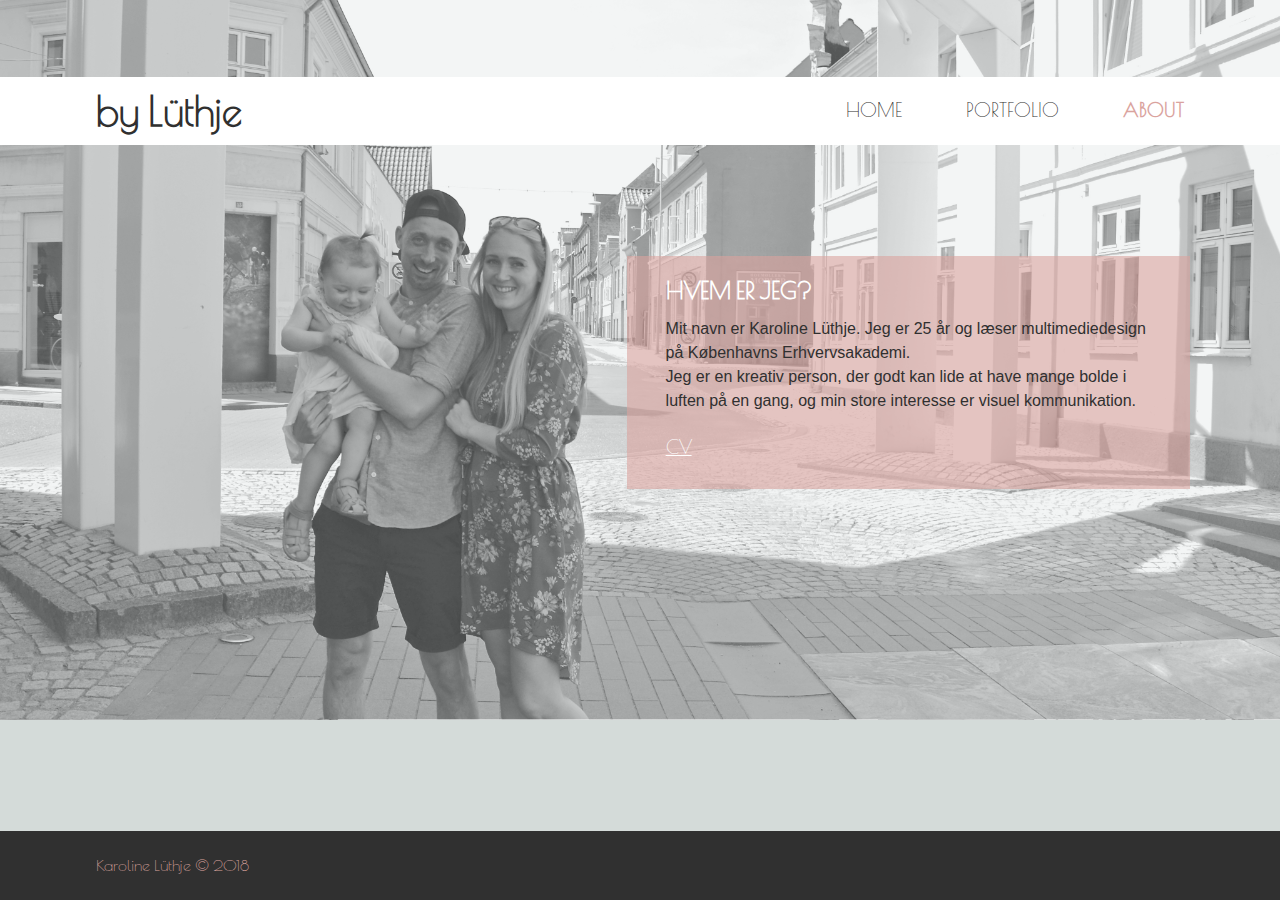
<file: about.html>
<!DOCTYPE html>
<html lang="da">

<head>
    <meta charset="utf-8">
    <meta name="viewport" content="width=device-width, initial-scale=1.0">
    <title>by Lüthje - ABOUT</title>
    <link rel="stylesheet" href="style.css">
    <link href="https://fonts.googleapis.com/css?family=Poiret+One" rel="stylesheet">

<link rel="apple-touch-icon" sizes="180x180" href="/apple-touch-icon.png">
<link rel="icon" type="image/png" sizes="32x32" href="/favicon-32x32.png">
<link rel="icon" type="image/png" sizes="16x16" href="/favicon-16x16.png">
<link rel="manifest" href="/site.webmanifest">
<link rel="mask-icon" href="/safari-pinned-tab.svg" color="#daa39e">
<meta name="msapplication-TileColor" content="#00aba9">
<meta name="theme-color" content="#ffffff">

<meta name="robots" content="noindex">
</head>

<body class="site">
    <!--menu hamburger-->
    <header>
        <div class="menubutton">
            <div class="bar bar1"></div>
            <div class="bar bar2"></div>
            <div class="bar bar3"></div>
        </div>
        <nav class="hidden">
            <ul>
                <li><a href="index.html">HOME</a></li>
                <li><a href="portfolio.html">PORTFOLIO</a></li>
                <li><a href="about.html" class="active">ABOUT</a></li>
            </ul>
        </nav>
        <a href="index.html" class="navn">by Lüthje</a>
    </header>
    <!--menu hamburger slut-->

    <!--menu desktop-->
    <div class="desktop">
        <div class="filler"></div>

        <div class="menu_alt">
            <div class="menu_indhold">
                <div class="menu_venstre">
                    <a href="index.html" class="navn">by Lüthje</a>
                </div>
                <div class="menu_hoejre">
                    <a href="index.html" class="menu">HOME</a>
                    <a href="portfolio.html" class="padding menu">PORTFOLIO</a>
                    <a href="about.html" class="padding active">ABOUT</a>
                </div>
            </div>
        </div>
    </div>
    <!--menu desktop slut-->
    <main class="site_content">
        <div class="filler5"></div>
        <div class="about_image"></div>
        <div class="about_green"></div>
        <div class="about_tekstboks">
            <h2>HVEM ER JEG?</h2>
            <p>Mit navn er Karoline Lüthje. Jeg er 25 år og læser multimediedesign på Københavns Erhvervsakademi. <br>Jeg er en kreativ person, der godt kan lide at have mange bolde i luften på en gang, og min store interesse er visuel kommunikation.</p><br>
            <a href="http://byluethje.com/kea/portfolio/assets/cv.pdf" target="_blank" class="about_link">CV</a>
        </div>
    </main>
    <!--footer-->
    <div class="footer">
        <footer>
            Karoline Lüthje © 2018
        </footer>
    </div>
    <!--footer slut-->

    <script src="https://code.jquery.com/jquery-3.3.1.js"></script>
    <script src="javascript.js"></script>
</body>

</html>
</file>
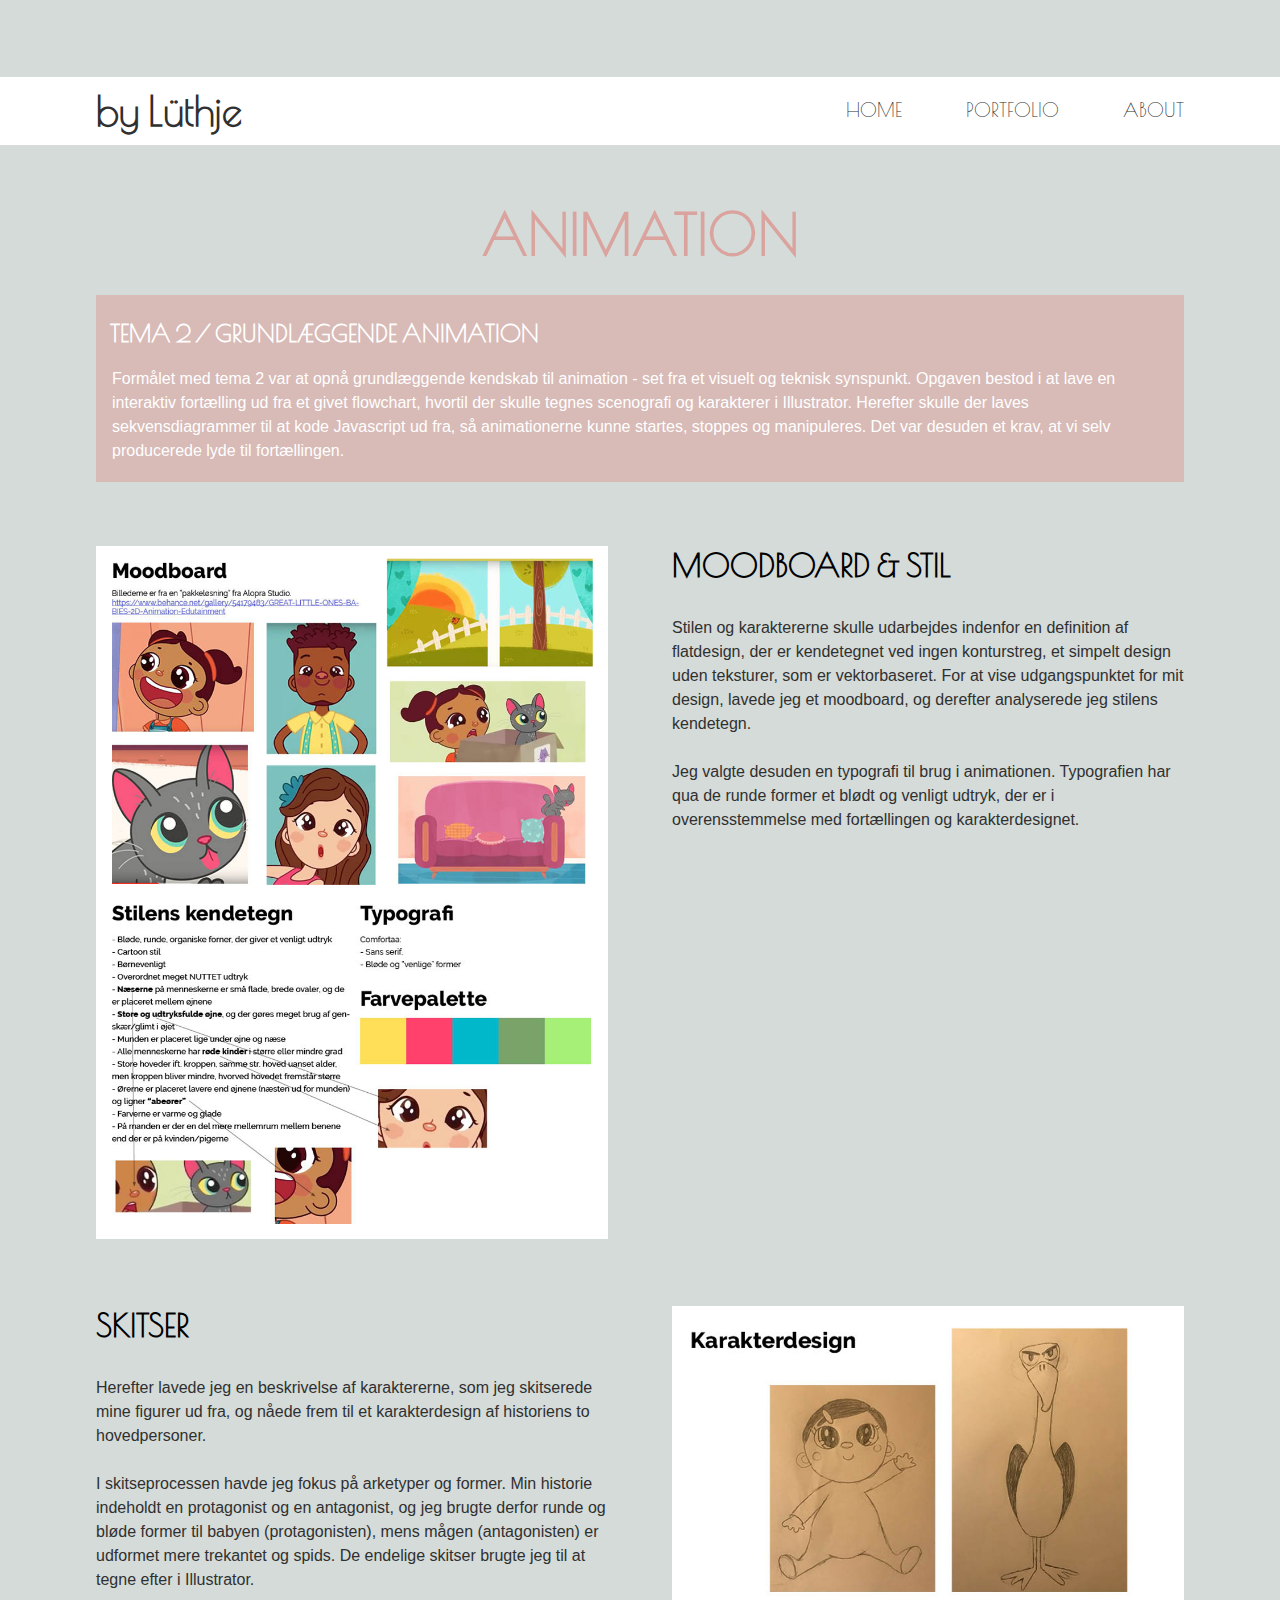
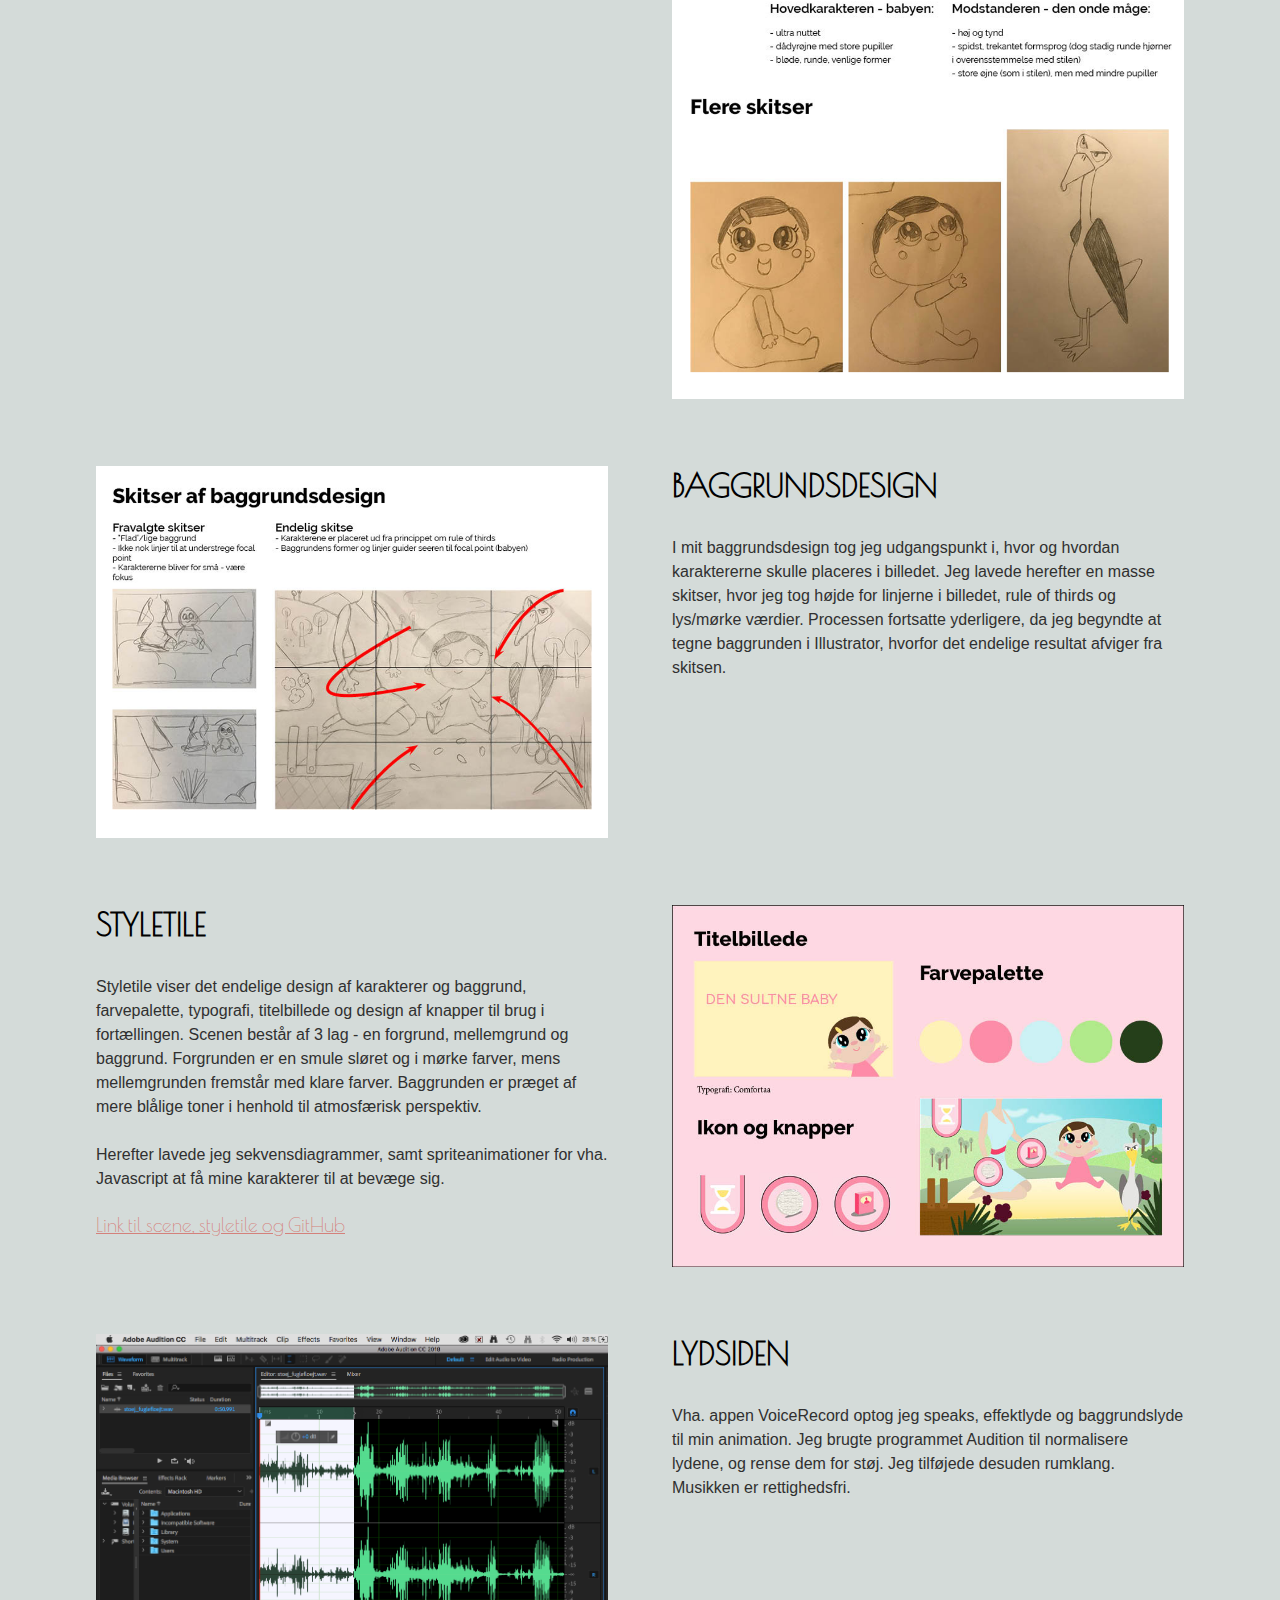
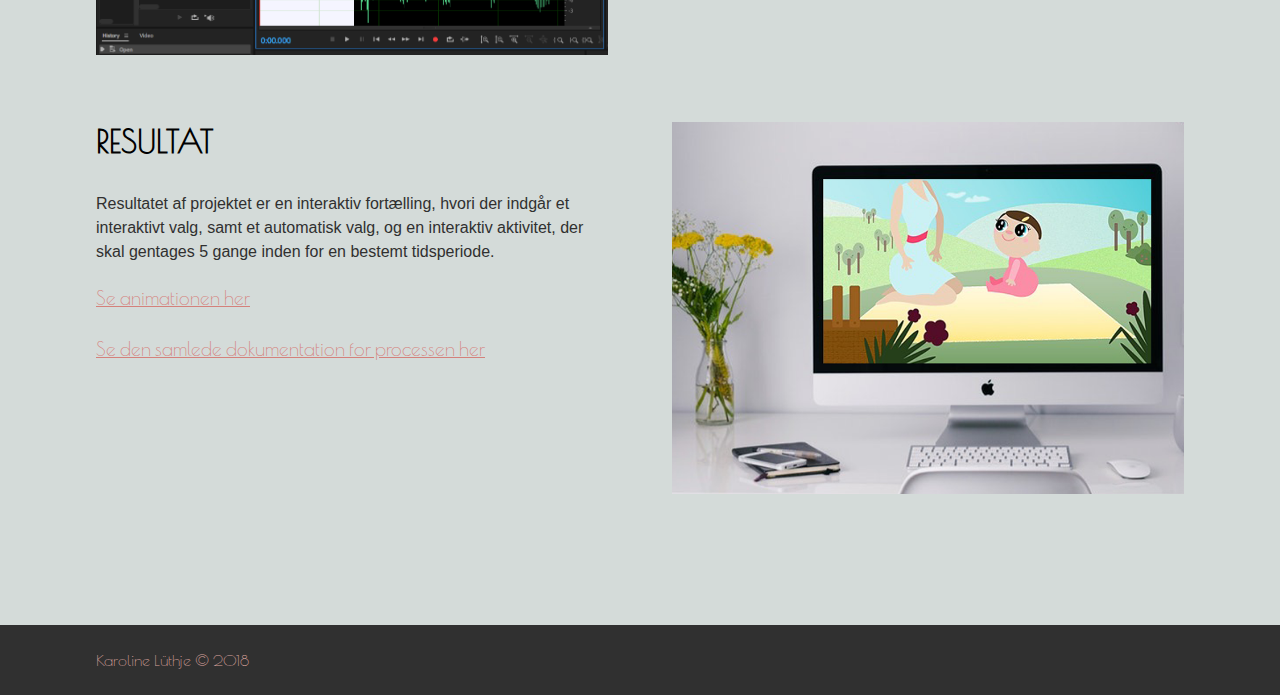
<file: animation.html>
<!DOCTYPE html>
<html lang="da">

<head>
    <meta charset="utf-8">
    <meta name="viewport" content="width=device-width, initial-scale=1.0">
    <title>by Lüthje - ANIMATION</title>
    <link rel="stylesheet" href="style.css">
    <link href="https://fonts.googleapis.com/css?family=Poiret+One" rel="stylesheet">

    <link rel="apple-touch-icon" sizes="180x180" href="/apple-touch-icon.png">
    <link rel="icon" type="image/png" sizes="32x32" href="/favicon-32x32.png">
    <link rel="icon" type="image/png" sizes="16x16" href="/favicon-16x16.png">
    <link rel="manifest" href="/site.webmanifest">
    <link rel="mask-icon" href="/safari-pinned-tab.svg" color="#daa39e">
    <meta name="msapplication-TileColor" content="#00aba9">
    <meta name="theme-color" content="#ffffff">

    <meta name="robots" content="noindex">
</head>


<body class="site">
    <!--menu hamburger-->
    <header>
        <div class="menubutton">
            <div class="bar bar1"></div>
            <div class="bar bar2"></div>
            <div class="bar bar3"></div>
        </div>
        <nav class="hidden">
            <ul>
                <li><a href="index.html">HOME</a></li>
                <li><a href="portfolio.html">PORTFOLIO</a></li>
                <li><a href="about.html">ABOUT</a></li>
            </ul>
        </nav>
        <a href="index.html" class="navn">by Lüthje</a>
    </header>
    <!--menu hamburger slut-->

    <!--menu desktop-->
    <div class="filler"></div>
    <div class="menu_alt">
        <div class="menu_indhold">
            <div class="menu_venstre">
                <a href="index.html" class="navn">by Lüthje</a>
            </div>
            <div class="menu_hoejre">
                <a href="index.html" class="menu">HOME</a>
                <a href="portfolio.html" class="menu padding">PORTFOLIO</a>
                <a href="about.html" class="menu padding">ABOUT</a>
            </div>
        </div>
    </div>
    <!--menu desktop slut-->
    <main class="site_content">
        <h1>ANIMATION</h1>
        <div class="pinkboks">
            <h2>TEMA 2 / GRUNDLÆGGENDE ANIMATION</h2>
            <p class="formaal">Formålet med tema 2 var at opnå grundlæggende kendskab til animation - set fra et visuelt og teknisk synspunkt. Opgaven bestod i at lave en interaktiv fortælling ud fra et givet flowchart, hvortil der skulle tegnes scenografi og karakterer i Illustrator. Herefter skulle der laves sekvensdiagrammer til at kode Javascript ud fra, så animationerne kunne startes, stoppes og manipuleres. Det var desuden et krav, at vi selv producerede lyde til fortællingen.</p>
        </div>
        <div class="container">
            <div class="stilart_billede left"><img src="assets/animation_moodboard.png" alt="animation moodboard"></div>
            <div class="stilart_tekstboks">
                <h3>MOODBOARD &amp; STIL</h3>
                <p>Stilen og karaktererne skulle udarbejdes indenfor en definition af flatdesign, der er kendetegnet ved ingen konturstreg, et simpelt design uden teksturer, som er vektorbaseret. For at vise udgangspunktet for mit design, lavede jeg et moodboard, og derefter analyserede jeg stilens kendetegn.
                    <br><br> Jeg valgte desuden en typografi til brug i animationen. Typografien har qua de runde former et blødt og venligt udtryk, der er i overensstemmelse med fortællingen og karakterdesignet.</p>
            </div>
        </div>

        <div class="container reverse">
            <div class="stilart_billede right"><img src="assets/animation_skitser.png" alt="animation skitser"></div>
            <div class="stilart_tekstboks">
                <h3>SKITSER</h3>
                <p>Herefter lavede jeg en beskrivelse af karaktererne, som jeg skitserede mine figurer ud fra, og nåede frem til et karakterdesign af historiens to hovedpersoner. <br> <br>I skitseprocessen havde jeg fokus på arketyper og former. Min historie indeholdt en protagonist og en antagonist, og jeg brugte derfor runde og bløde former til babyen (protagonisten), mens mågen (antagonisten) er udformet mere trekantet og spids. De endelige skitser brugte jeg til at tegne efter i Illustrator.</p>
            </div>
        </div>

        <div class="container">
            <div class="stilart_billede left">
                <img src="assets/animation_baggrund.png" alt="animation baggrund">
            </div>
            <div class="stilart_tekstboks">
                <h3>BAGGRUNDSDESIGN</h3>
                <p>I mit baggrundsdesign tog jeg udgangspunkt i, hvor og hvordan karaktererne skulle placeres i billedet. Jeg lavede herefter en masse skitser, hvor jeg tog højde for linjerne i billedet, rule of thirds og lys/mørke værdier. Processen fortsatte yderligere, da jeg begyndte at tegne baggrunden i Illustrator, hvorfor det endelige resultat afviger fra skitsen.</p>
            </div>
        </div>

        <div class="container reverse">
            <div class="stilart_billede right"><img src="assets/animation_styletile_v2.jpg" alt="animation styletile"></div>
            <div class="stilart_tekstboks">
                <h3>STYLETILE</h3>
                <p>Styletile viser det endelige design af karakterer og baggrund, farvepalette, typografi, titelbillede og design af knapper til brug i fortællingen. Scenen består af 3 lag - en forgrund, mellemgrund og baggrund. Forgrunden er en smule sløret og i mørke farver, mens mellemgrunden fremstår med klare farver. Baggrunden er præget af mere blålige toner i henhold til atmosfærisk perspektiv.
                    <br> <br>Herefter lavede jeg sekvensdiagrammer, samt spriteanimationer for vha. Javascript at få mine karakterer til at bevæge sig.</p><br>
                <a href="http://www.byluethje.com/kea/02-animation/01-storytelling/02_01_04_styletile_scene/index.html" target="_blank">Link til scene, styletile og GitHub</a>
            </div>
        </div>
        <div class="container">
            <div class="stilart_billede left">
                <img src="assets/animation_lydsiden.png" alt="animation lydsiden">
            </div>
            <div class="stilart_tekstboks">
                <h3>LYDSIDEN</h3>
                <p>Vha. appen VoiceRecord optog jeg speaks, effektlyde og baggrundslyde til min animation. Jeg brugte programmet Audition til normalisere lydene, og rense dem for støj. Jeg tilføjede desuden rumklang. Musikken er rettighedsfri. </p>
            </div>
        </div>
        <div class="container reverse margin_bottom">
            <div class="stilart_billede right"><img src="assets/animation.png" alt="animation mockup"></div>
            <div class="link">
                <h3>RESULTAT</h3>
                <p>Resultatet af projektet er en interaktiv fortælling, hvori der indgår et interaktivt valg, samt et automatisk valg, og en interaktiv aktivitet, der skal gentages 5 gange inden for en bestemt tidsperiode.</p><br>
                <a href="http://byluethje.com/kea/02-animation/03-/endelig-animation/animation.html" target="_blank">Se animationen her</a><br><br>
                <a href="http://byluethje.com/kea/02-animation/03-/endelig-animation/02.03.03_animationsopgave.pdf" target="_blank">Se den samlede dokumentation for processen her</a>
            </div>
        </div>
    </main>
    <!--footer-->
    <div class="footer">
        <footer>
            Karoline Lüthje © 2018
        </footer>
    </div>
    <!--footer slut-->
    <script src="https://code.jquery.com/jquery-3.3.1.js"></script>
    <script src="javascript.js"></script>
</body>

</html>
</file>
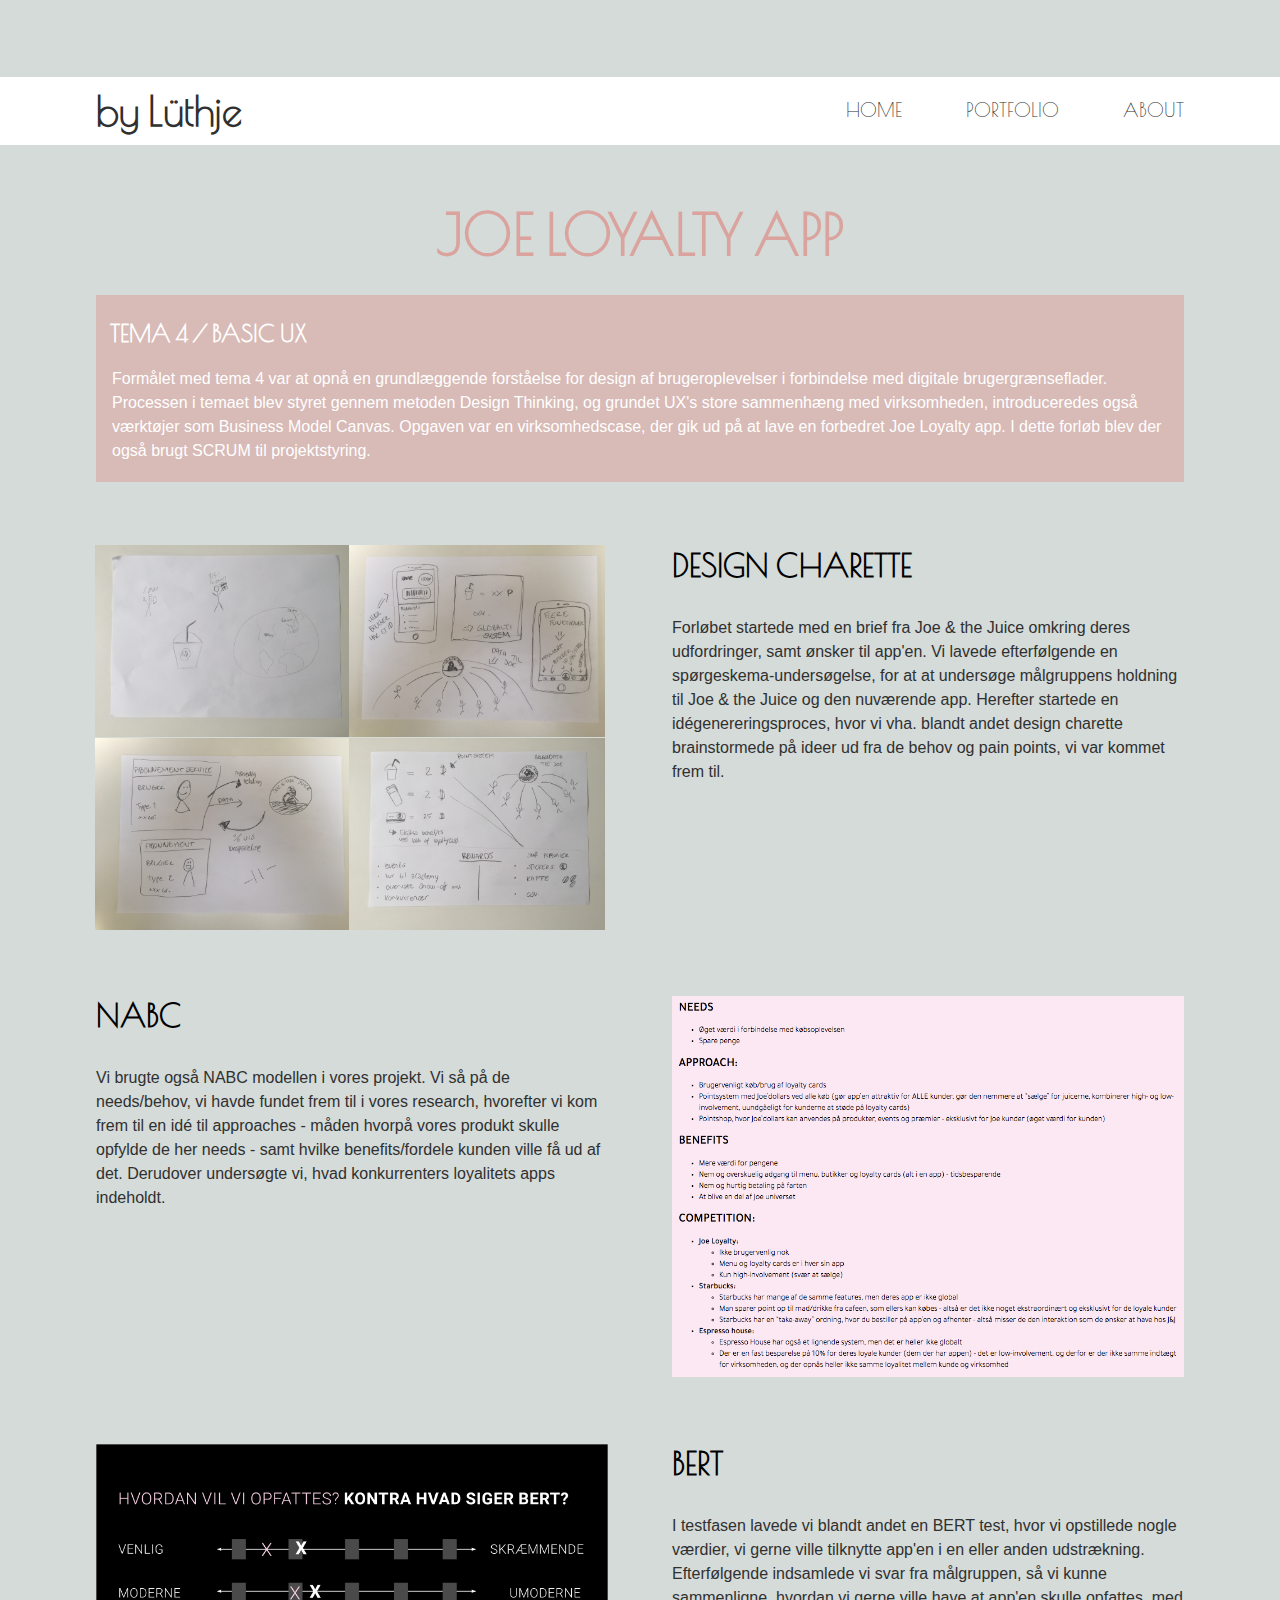
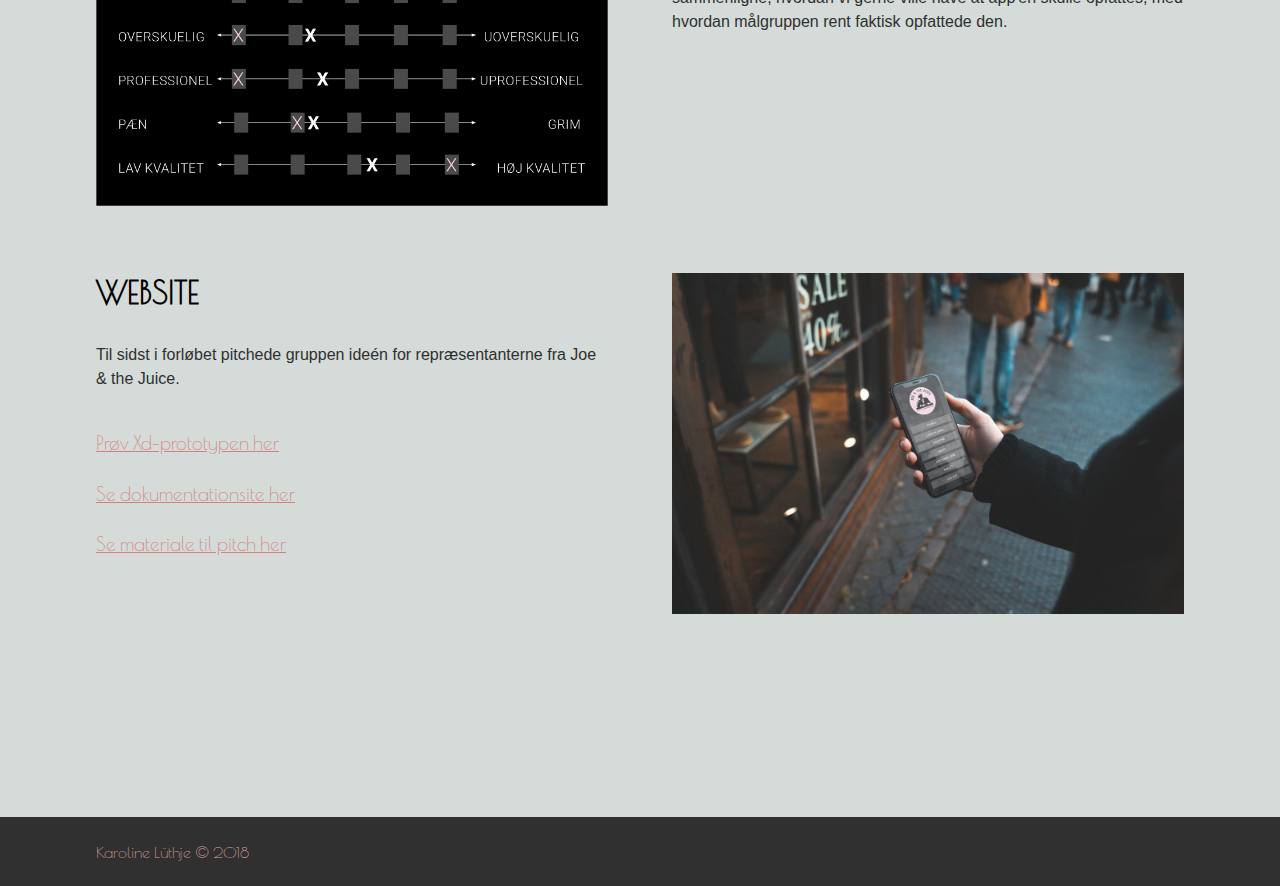
<file: joeapp.html>
<!DOCTYPE html>
<html lang="da">

<head>
    <meta charset="utf-8">
    <meta name="viewport" content="width=device-width, initial-scale=1.0">
    <title>by Lüthje - JOE APP</title>
    <link rel="stylesheet" href="style.css">
    <link href="https://fonts.googleapis.com/css?family=Poiret+One" rel="stylesheet">

    <link rel="apple-touch-icon" sizes="180x180" href="/apple-touch-icon.png">
    <link rel="icon" type="image/png" sizes="32x32" href="/favicon-32x32.png">
    <link rel="icon" type="image/png" sizes="16x16" href="/favicon-16x16.png">
    <link rel="manifest" href="/site.webmanifest">
    <link rel="mask-icon" href="/safari-pinned-tab.svg" color="#daa39e">
    <meta name="msapplication-TileColor" content="#00aba9">
    <meta name="theme-color" content="#ffffff">

    <meta name="robots" content="noindex">
</head>


<body class="site">
    <!--menu hamburger-->
    <header>
        <div class="menubutton">
            <div class="bar bar1"></div>
            <div class="bar bar2"></div>
            <div class="bar bar3"></div>
        </div>
        <nav class="hidden">
            <ul>
                <li><a href="index.html">HOME</a></li>
                <li><a href="portfolio.html">PORTFOLIO</a></li>
                <li><a href="about.html">ABOUT</a></li>
            </ul>
        </nav>
        <a href="index.html" class="navn">by Lüthje</a>
    </header>
    <!--menu hamburger slut-->

    <!--menu desktop-->
    <div class="filler"></div>
    <div class="menu_alt">
        <div class="menu_indhold">
            <div class="menu_venstre">
                <a href="index.html" class="navn">by Lüthje</a>
            </div>
            <div class="menu_hoejre">
                <a href="index.html" class="menu">HOME</a>
                <a href="portfolio.html" class="menu padding">PORTFOLIO</a>
                <a href="about.html" class="menu padding">ABOUT</a>
            </div>
        </div>
    </div>
    <!--menu desktop slut-->

    <main class="site_content">
        <h1>JOE LOYALTY APP</h1>
        <div class="pinkboks">
            <h2>TEMA 4 / BASIC UX</h2>
            <p class="formaal">Formålet med tema 4 var at opnå en grundlæggende forståelse for design af brugeroplevelser i forbindelse med digitale brugergrænseflader. Processen i temaet blev styret gennem metoden Design Thinking, og grundet UX's store sammenhæng med virksomheden, introduceredes også værktøjer som Business Model Canvas. Opgaven var en virksomhedscase, der gik ud på at lave en forbedret Joe Loyalty app. I dette forløb blev der også brugt SCRUM til projektstyring.</p>
        </div>
        <div class="container">
            <div class="stilart_billede left zoom">
                <div class="flex">
                    <div class="flex_image"><img src="assets/designcharette_02.jpg" alt="joe app design charette 1"></div>
                    <div class="flex_image"><img src="assets/designcharette_03.jpg" alt="joe app design charette 2"></div>
                    <div class="flex_image"><img src="assets/designcharette_04.jpg" alt="joe app design charette 3"></div>
                    <div class="flex_image"><img src="assets/designcharette_05.jpg" alt="joe app design charette 4"></div>
                </div>
            </div>
            <div class="stilart_tekstboks">
                <h3>DESIGN CHARETTE</h3>
                <p>Forløbet startede med en brief fra Joe &amp; the Juice omkring deres udfordringer, samt ønsker til app'en. Vi lavede efterfølgende en spørgeskema-undersøgelse, for at at undersøge målgruppens holdning til Joe &amp; the Juice og den nuværende app. Herefter startede en idégenereringsproces, hvor vi vha. blandt andet design charette brainstormede på ideer ud fra de behov og pain points, vi var kommet frem til.</p>
            </div>
        </div>

        <div class="container reverse">

            <div class="stilart_billede right">

                <img src="assets/joeapp_nabc.png" alt="joe nabc" class="zoombillede" id="zoom">

                <img src="assets/joeapp_nabc.png" alt="joe nabc">
            </div>
            <div class="stilart_tekstboks">
                <h3>NABC</h3>
                <p>Vi brugte også NABC modellen i vores projekt. Vi så på de needs/behov, vi havde fundet frem til i vores research, hvorefter vi kom frem til en idé til approaches - måden hvorpå vores produkt skulle opfylde de her needs - samt hvilke benefits/fordele kunden ville få ud af det. Derudover undersøgte vi, hvad konkurrenters loyalitets apps indeholdt.</p>
            </div>
        </div>

        <div class="container">
            <div class="stilart_billede left">
                <img src="assets/joeapp_bert.png" alt="joe bert test">
            </div>
            <div class="stilart_tekstboks">
                <h3>BERT</h3>
                <p>I testfasen lavede vi blandt andet en BERT test, hvor vi opstillede nogle værdier, vi gerne ville tilknytte app'en i en eller anden udstrækning. Efterfølgende indsamlede vi svar fra målgruppen, så vi kunne sammenligne, hvordan vi gerne ville have at app'en skulle opfattes, med hvordan målgruppen rent faktisk opfattede den.</p>
            </div>
        </div>

        <div class="container reverse margin_bottom">
            <div class="stilart_billede right"><img src="assets/joeapp_mockup.jpg" alt="joe mockup"></div>
            <div class="link">
                <h3>WEBSITE</h3>
                <p>Til sidst i forløbet pitchede gruppen ideén for repræsentanterne fra Joe &amp; the Juice.</p><br><br>
                <a href="https://xd.adobe.com/view/f37b9d9b-1d84-43a1-5282-dc264824f004-854a/screen/523ac682-3572-4582-b27e-419dbf22851d/FRONTPAGE/" target="_blank">Prøv Xd-prototypen her</a><br><br>
                <a href="http://byluethje.com/kea/04-ux/03-virksomhedscase/index.html" target="_blank">Se dokumentationsite her</a><br><br>
                <a href="https://docs.google.com/presentation/d/1eEcz2T3IJ7UonJcRV4QLgFeqk_Bxx3FrnE8en_x-Rpg/edit?usp=sharing" target="_blank">Se materiale til pitch her</a>
            </div>
        </div>

    </main>
    <!--footer-->
    <div class="footer">
        <footer>
            Karoline Lüthje © 2018
        </footer>
    </div>
    <!--footer slut-->
    <script src="https://code.jquery.com/jquery-3.3.1.js"></script>
    <script src="javascript.js"></script>
</body>

</html>
</file>
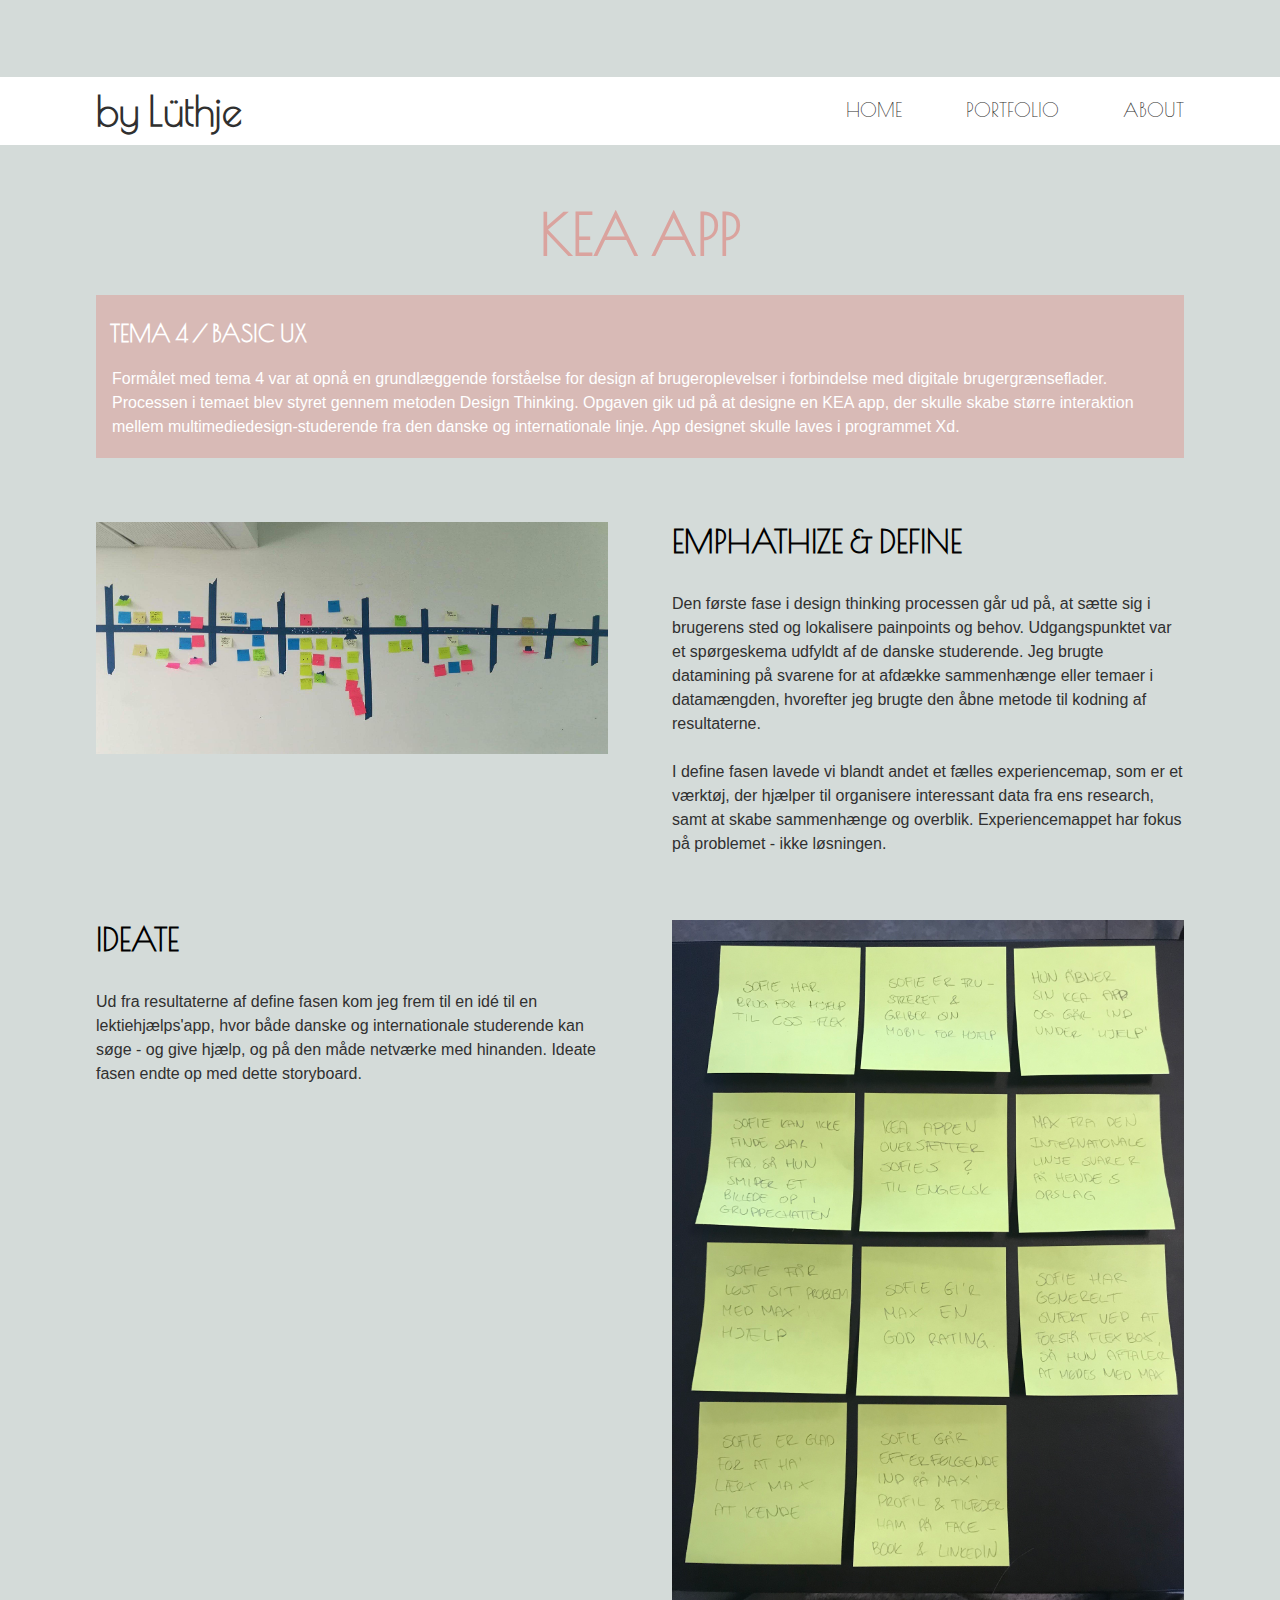
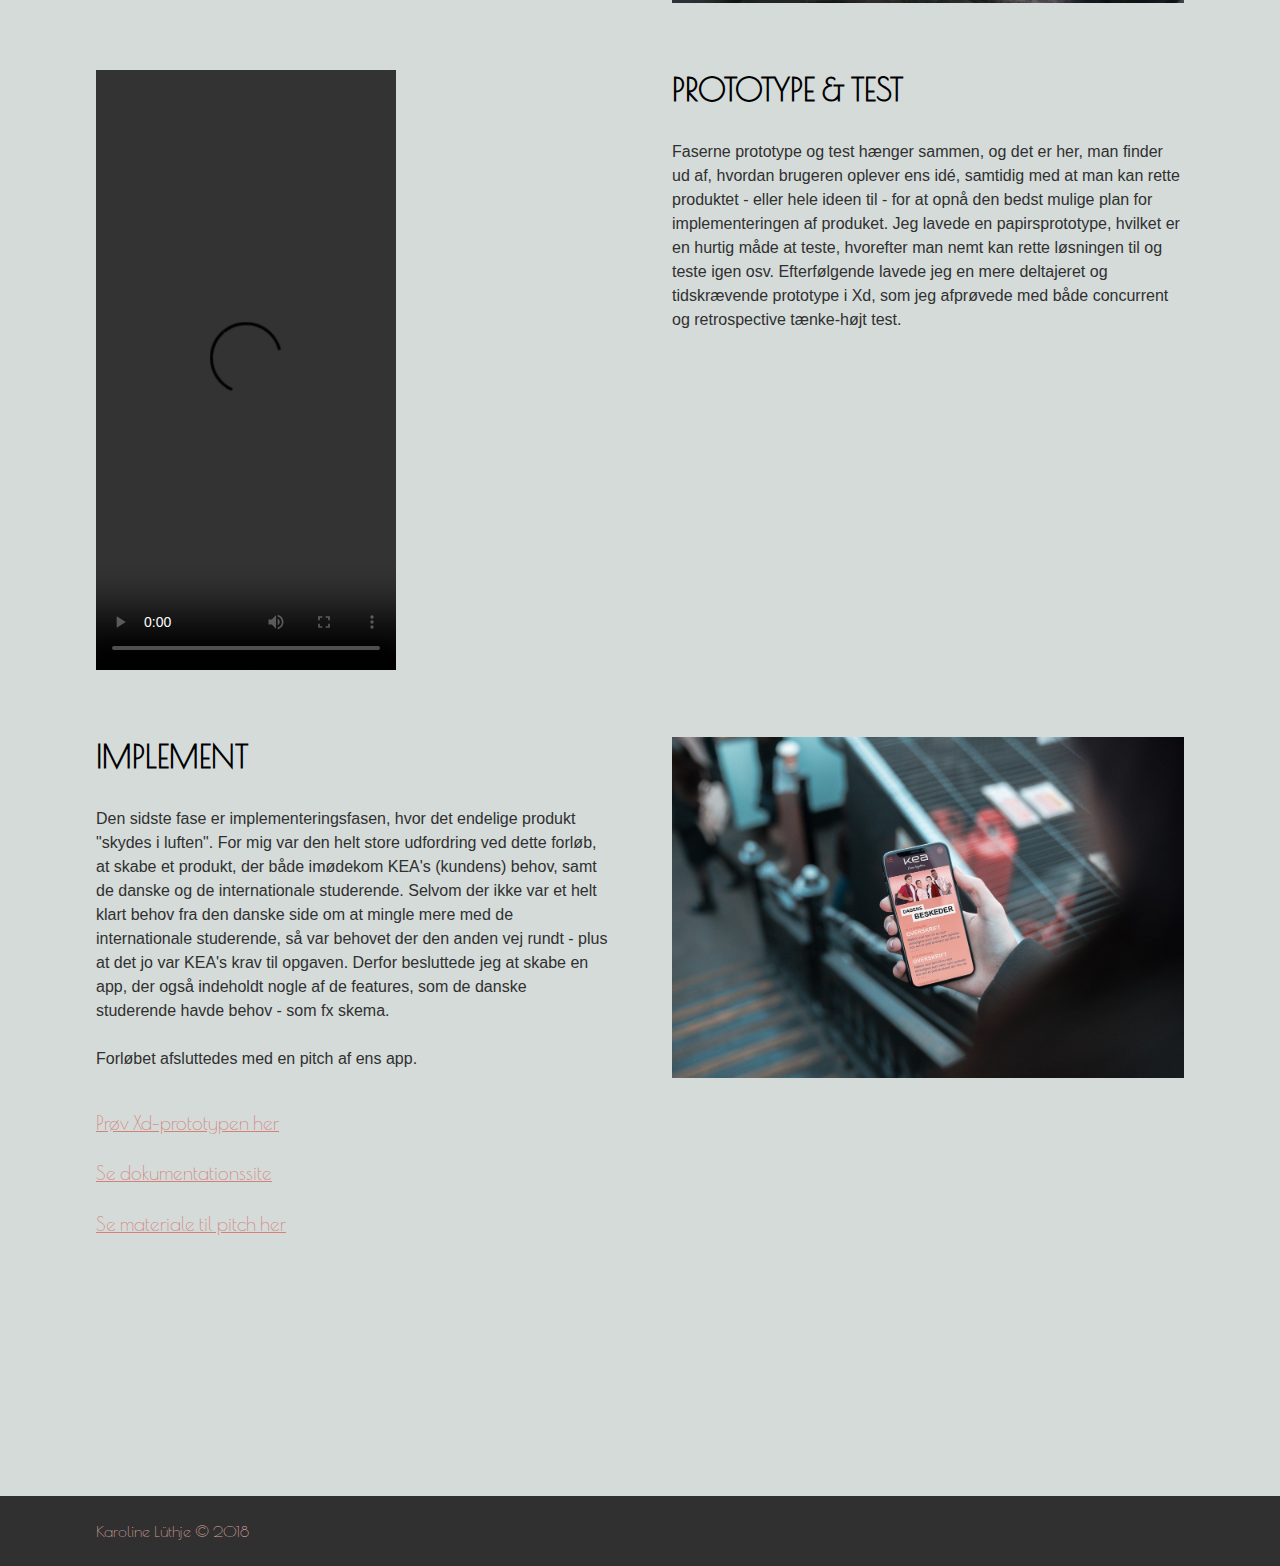
<file: keaapp.html>
<!DOCTYPE html>
<html lang="da">

<head>
    <meta charset="utf-8">
    <meta name="viewport" content="width=device-width, initial-scale=1.0">
    <title>by Lüthje - KEA APP</title>
    <link rel="stylesheet" href="style.css">
    <link href="https://fonts.googleapis.com/css?family=Poiret+One" rel="stylesheet">

    <link rel="apple-touch-icon" sizes="180x180" href="/apple-touch-icon.png">
    <link rel="icon" type="image/png" sizes="32x32" href="/favicon-32x32.png">
    <link rel="icon" type="image/png" sizes="16x16" href="/favicon-16x16.png">
    <link rel="manifest" href="/site.webmanifest">
    <link rel="mask-icon" href="/safari-pinned-tab.svg" color="#daa39e">
    <meta name="msapplication-TileColor" content="#00aba9">
    <meta name="theme-color" content="#ffffff">

    <meta name="robots" content="noindex">
</head>


<body class="site">
    <!--menu hamburger-->
    <header>
        <div class="menubutton">
            <div class="bar bar1"></div>
            <div class="bar bar2"></div>
            <div class="bar bar3"></div>
        </div>
        <nav class="hidden">
            <ul>
                <li><a href="index.html">HOME</a></li>
                <li><a href="portfolio.html">PORTFOLIO</a></li>
                <li><a href="about.html">ABOUT</a></li>
            </ul>
        </nav>
        <a href="index.html" class="navn">by Lüthje</a>
    </header>
    <!--menu hamburger slut-->

    <!--menu desktop-->
    <div class="filler"></div>
    <div class="menu_alt">
        <div class="menu_indhold">
            <div class="menu_venstre">
                <a href="index.html" class="navn">by Lüthje</a>
            </div>
            <div class="menu_hoejre">
                <a href="index.html" class="menu">HOME</a>
                <a href="portfolio.html" class="menu padding">PORTFOLIO</a>
                <a href="about.html" class="menu padding">ABOUT</a>
            </div>
        </div>
    </div>
    <!--menu desktop slut-->
    <main class="site_content">
        <h1>KEA APP</h1>
        <div class="pinkboks">
            <h2>TEMA 4 / BASIC UX</h2>
            <p class="formaal">Formålet med tema 4 var at opnå en grundlæggende forståelse for design af brugeroplevelser i forbindelse med digitale brugergrænseflader. Processen i temaet blev styret gennem metoden Design Thinking. Opgaven gik ud på at designe en KEA app, der skulle skabe større interaktion mellem multimediedesign-studerende fra den danske og internationale linje. App designet skulle laves i programmet Xd.</p>
        </div>
        <div class="container">
            <div class="stilart_billede left"><img src="assets/keaapp_experiencemap.jpg" alt="kea app experience map"></div>
            <div class="stilart_tekstboks">
                <h3>EMPHATHIZE &amp; DEFINE</h3>
                <p>Den første fase i design thinking processen går ud på, at sætte sig i brugerens sted og lokalisere painpoints og behov. Udgangspunktet var et spørgeskema udfyldt af de danske studerende. Jeg brugte datamining på svarene for at afdække sammenhænge eller temaer i datamængden, hvorefter jeg brugte den åbne metode til kodning af resultaterne.<br><br> I define fasen lavede vi blandt andet et fælles experiencemap, som er et værktøj, der hjælper til organisere interessant data fra ens research, samt at skabe sammenhænge og overblik. Experiencemappet har fokus på problemet - ikke løsningen.
                </p>
            </div>
        </div>

        <div class="container reverse">
            <div class="stilart_billede right"><img src="assets/keaapp_storyboard.jpg" alt="kea app storyboard"></div>
            <div class="stilart_tekstboks">
                <h3>IDEATE</h3>
                <p>Ud fra resultaterne af define fasen kom jeg frem til en idé til en lektiehjælps'app, hvor både danske og internationale studerende kan søge - og give hjælp, og på den måde netværke med hinanden. Ideate fasen endte op med dette storyboard.</p>
            </div>
        </div>

        <div class="container">
            <div class="stilart_billede left video">
                <video controls>
  <source src="assets/keaapp_papirprototype.mp4" type="video/mp4">
  Your browser does not support the video tag.
</video>
            </div>
            <div class="stilart_tekstboks">
                <h3>PROTOTYPE &amp; TEST</h3>
                <p>Faserne prototype og test hænger sammen, og det er her, man finder ud af, hvordan brugeren oplever ens idé, samtidig med at man kan rette produktet - eller hele ideen til - for at opnå den bedst mulige plan for implementeringen af produket. Jeg lavede en papirsprototype, hvilket er en hurtig måde at teste, hvorefter man nemt kan rette løsningen til og teste igen osv. Efterfølgende lavede jeg en mere deltajeret og tidskrævende prototype i Xd, som jeg afprøvede med både concurrent og retrospective tænke-højt test.</p>
            </div>
        </div>

        <div class="container reverse margin_bottom">
            <div class="stilart_billede right"><img src="assets/keaapp_mockup.jpeg" alt="kea app mockup"></div>
            <div class="link">
                <h3>IMPLEMENT</h3>
                <p>Den sidste fase er implementeringsfasen, hvor det endelige produkt "skydes i luften". For mig var den helt store udfordring ved dette forløb, at skabe et produkt, der både imødekom KEA's (kundens) behov, samt de danske og de internationale studerende. Selvom der ikke var et helt klart behov fra den danske side om at mingle mere med de internationale studerende, så var behovet der den anden vej rundt - plus at det jo var KEA's krav til opgaven. Derfor besluttede jeg at skabe en app, der også indeholdt nogle af de features, som de danske studerende havde behov - som fx skema. <br><br>Forløbet afsluttedes med en pitch af ens app.</p><br><br>
                <a href="https://xd.adobe.com/view/3e92350c-cef1-4a09-64a8-04d12cb744bb-48a3/" target="_blank">Prøv Xd-prototypen her</a><br><br>
                <a href="http://byluethje.com/kea/04-ux/01-bruger/keaapp.html" target="_blank">Se dokumentationssite</a><br><br>
                <a href="http://byluethje.com/kea/portfolio/assets/keaapp_pitch.pdf" target="_blank">Se materiale til pitch her</a>
            </div>
        </div>
    </main>
    <!--footer-->
    <div class="footer">
        <footer>
            Karoline Lüthje © 2018
        </footer>
    </div>
    <!--footer slut-->
    <script src="https://code.jquery.com/jquery-3.3.1.js"></script>
    <script src="javascript.js"></script>
</body>

</html>
</file>
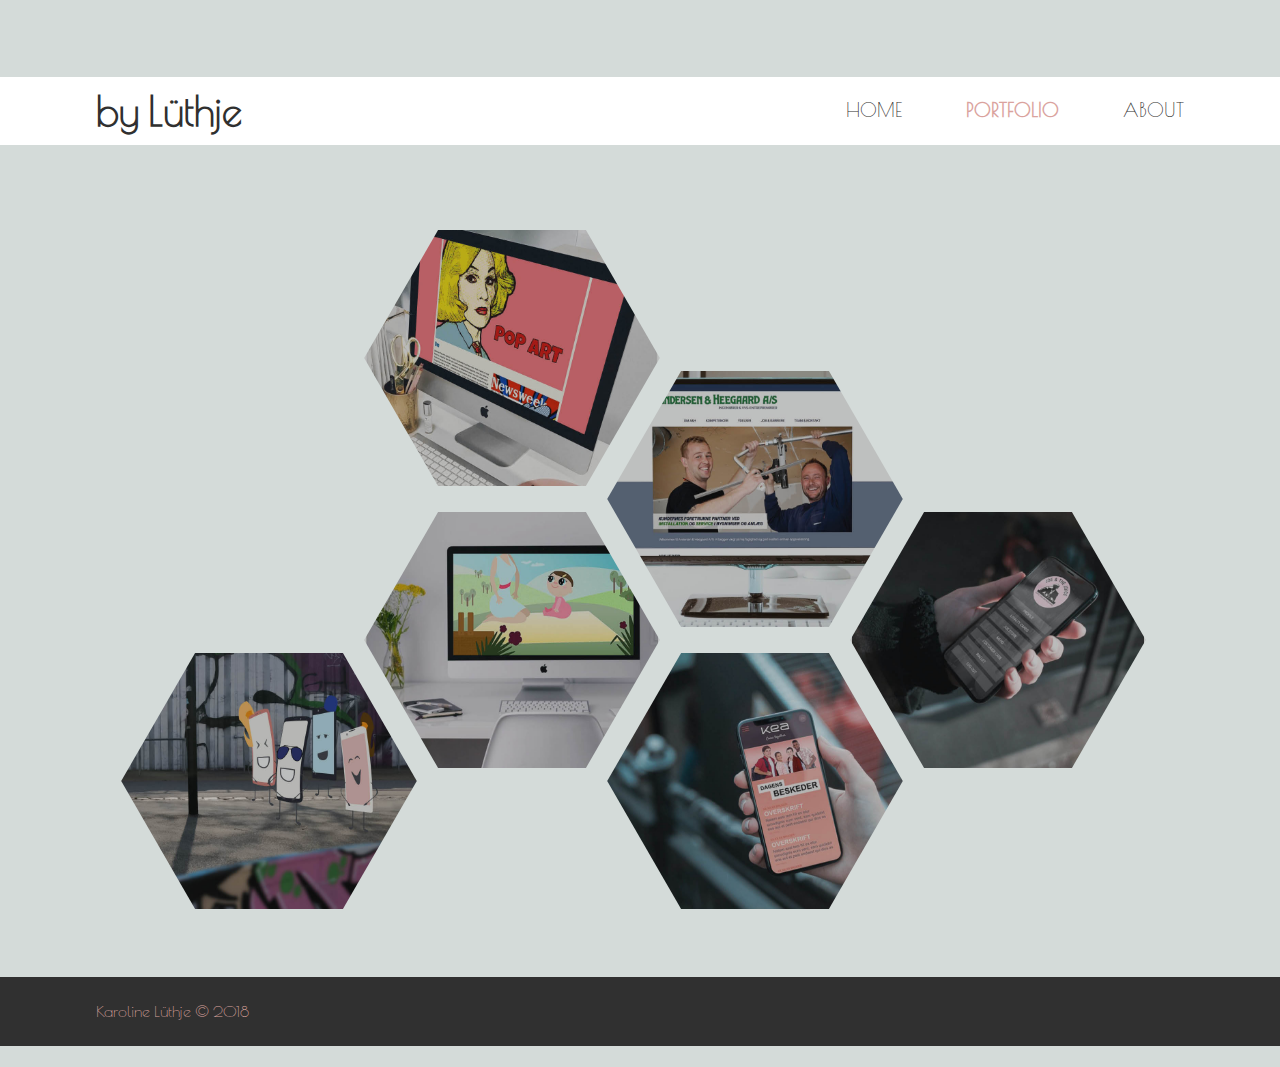
<file: portfolio.html>
<!DOCTYPE html>
<html lang="da">

<head>
    <meta charset="utf-8">
    <meta name="viewport" content="width=device-width, initial-scale=1.0">
    <title>by Lüthje - PORTFOLIO</title>
    <link rel="stylesheet" href="style.css">
    <link href="https://fonts.googleapis.com/css?family=Poiret+One" rel="stylesheet">

    <link rel="apple-touch-icon" sizes="180x180" href="/apple-touch-icon.png">
    <link rel="icon" type="image/png" sizes="32x32" href="/favicon-32x32.png">
    <link rel="icon" type="image/png" sizes="16x16" href="/favicon-16x16.png">
    <link rel="manifest" href="/site.webmanifest">
    <link rel="mask-icon" href="/safari-pinned-tab.svg" color="#daa39e">
    <meta name="msapplication-TileColor" content="#00aba9">
    <meta name="theme-color" content="#ffffff">

    <meta name="robots" content="noindex">
</head>

<body class="site">
    <!--menu hamburger-->
    <header>
        <div class="menubutton">
            <div class="bar bar1"></div>
            <div class="bar bar2"></div>
            <div class="bar bar3"></div>
        </div>
        <nav class="hidden">
            <ul>
                <li><a href="index.html">HOME</a></li>
                <li><a href="portfolio.html" class="active">PORTFOLIO</a></li>
                <li><a href="about.html">ABOUT</a></li>
            </ul>
        </nav>
        <a href="index.html" class="navn">by Lüthje</a>
    </header>
    <!--menu hamburger slut-->

    <!--menu desktop-->
    <div class="filler"></div>

    <div class="menu_alt">
        <div class="menu_indhold">
            <div class="menu_venstre">
                <a href="index.html" class="navn">by Lüthje</a>
            </div>
            <div class="menu_hoejre">
                <a href="index.html" class="menu">HOME</a>
                <a href="portfolio.html" class="padding active">PORTFOLIO</a>
                <a href="about.html" class="padding menu">ABOUT</a>
            </div>
        </div>
    </div>
    <!--menu desktop slut-->

    <!--portfolio indhold-->
    <main class="site_content">



        <div class="filler3"></div>
        <div class="hexagoner">
            <div class="hexagon hexagon1">
                <div class="hexagon_inside">
                    <div class="hexagon_image billede1">
                        <a href="stilart.html">
                            <div class="hovertext">
                                TEMA 1 / GRUNDLÆGGENDE WEBDESIGN / STILARTSITE</div>
                        </a>
                    </div>
                </div>
            </div>
            <div id="graa1" class="hexagon1">
                <div class="hexagon_inside">
                    <div class="hexagon_graa"></div>
                </div>
            </div>
            <div id="tekstboks1" class="tekstboks none">


                <div class="closebutton">
                    <div class="stroke stroke1"></div>
                    <div class="stroke stroke2"></div>
                </div>
                <p class="tekstboks_overskrift">TEMA 1 / GRUNDLÆGGENDE WEBDESIGN / STILARTSITE</p>
                <br><a href="stilart.html">
                    Se mere her.
                </a>
                <br>
                <br>
            </div>

            <div class="hexagon hexagon2">
                <div class="hexagon_inside">
                    <div class="hexagon_image billede2">
                        <a href="redesign.html">
                            <div class="hovertext">TEMA 3 / BASIC CONTENT / REDESIGN
                            </div>
                        </a>
                    </div>
                </div>
            </div>

            <div id="graa2" class="hexagon2 graa">
                <div class="hexagon_inside">
                    <div class="hexagon_graa"></div>
                </div>
            </div>


            <div id="tekstboks2" class="tekstboks none">
                <div class="closebutton">
                    <div class="stroke stroke1"></div>
                    <div class="stroke stroke2"></div>
                </div>
                <p class="tekstboks_overskrift">TEMA 3 / BASIC CONTENT / REDESIGN</p>
                <br><a href="redesign.html">Se mere.</a><br>
                <br></div>

            <div class="hexagon hexagon3">
                <div class="hexagon_inside">
                    <div class="hexagon_image billede3">
                        <a href="animation.html">
                            <div class="hovertext">TEMA 2 / GRUNDLÆGGENDE ANIMATION / ANIMATION</div>
                        </a>
                    </div>
                </div>
            </div>
            <div id="graa3" class="hexagon3 graa">
                <div class="hexagon_inside">
                    <div class="hexagon_graa"></div>
                </div>
            </div>
            <div id="tekstboks3" class="tekstboks none">
                <div class="closebutton">
                    <div class="stroke stroke1"></div>
                    <div class="stroke stroke2"></div>
                </div>
                <p class="tekstboks_overskrift">TEMA 2 / GRUNDLÆGGENDE ANIMATION / ANIMATION</p><br>
                <a href="animation.html">Se mere.</a><br><br></div>


            <div class="hexagon hexagon4">
                <div class="hexagon_inside">
                    <div class="hexagon_image billede4">
                        <a href="sexogsamfund.html">
                            <div class="hovertext">TEMA 2 / GRUNDLÆGGENDE ANIMATION / SEX &amp; SAMFUND</div>
                        </a>
                    </div>
                </div>
            </div>
            <div id="graa4" class="hexagon4 graa">
                <div class="hexagon_inside">
                    <div class="hexagon_graa"></div>
                </div>
            </div>
            <div id="tekstboks4" class="tekstboks none">
                <div class="closebutton">
                    <div class="stroke stroke1"></div>
                    <div class="stroke stroke2"></div>
                </div>
                <p class="tekstboks_overskrift">TEMA 2 / GRUNDLÆGGENDE ANIMATION / SEX &amp; SAMFUND</p><br>
                <a href="sexogsamfund.html">Se mere.</a><br><br></div>


            <div class="hexagon hexagon5">
                <div class="hexagon_inside">
                    <div class="hexagon_image billede5">
                        <a href="keaapp.html">
                            <div class="hovertext">TEMA 4 / GRUNDLÆGGENDE UX / KEA APP</div>
                        </a>
                    </div>
                </div>
            </div>
            <div id="graa5" class="hexagon5 graa">
                <div class="hexagon_inside">
                    <div class="hexagon_graa"></div>
                </div>
            </div>
            <div id="tekstboks5" class="tekstboks none">
                <div class="closebutton">
                    <div class="stroke stroke1"></div>
                    <div class="stroke stroke2"></div>
                </div>
                <p class="tekstboks_overskrift">TEMA 4 / GRUNDLÆGGENDE UX / KEA APP</p><br>
                <a href="keaapp.html">Se mere.</a><br><br></div>


            <div class="hexagon hexagon6">
                <div class="hexagon_inside">
                    <div class="hexagon_image billede6">
                        <a href="joeapp.html">
                            <div class="hovertext">TEMA 4 / GRUNDLÆGGENDE UX / JOE LOYALTY APP</div>
                        </a>
                    </div>
                </div>
            </div>
            <div id="graa6" class="hexagon6 graa">
                <div class="hexagon_inside">
                    <div class="hexagon_graa"></div>
                </div>
            </div>
            <div id="tekstboks6" class="tekstboks none">
                <div class="closebutton">
                    <div class="stroke stroke1"></div>
                    <div class="stroke stroke2"></div>
                </div>
                <p class="tekstboks_overskrift">TEMA 4 / GRUNDLÆGGENDE UX / JOE LOYALTY APP</p><br>
                <a href="joeapp.html">Se mere.</a><br><br></div>
        </div>

        <div class="filler4"></div>


    </main>
    <!--portfolio indhold slut-->

    <!--footer-->
    <div class="footer">
        <footer>
            Karoline Lüthje © 2018
        </footer>
    </div>
    <!--footer slut-->
    <script src="https://code.jquery.com/jquery-3.3.1.js"></script>
    <script src="javascript.js"></script>
</body>

</html>
</file>
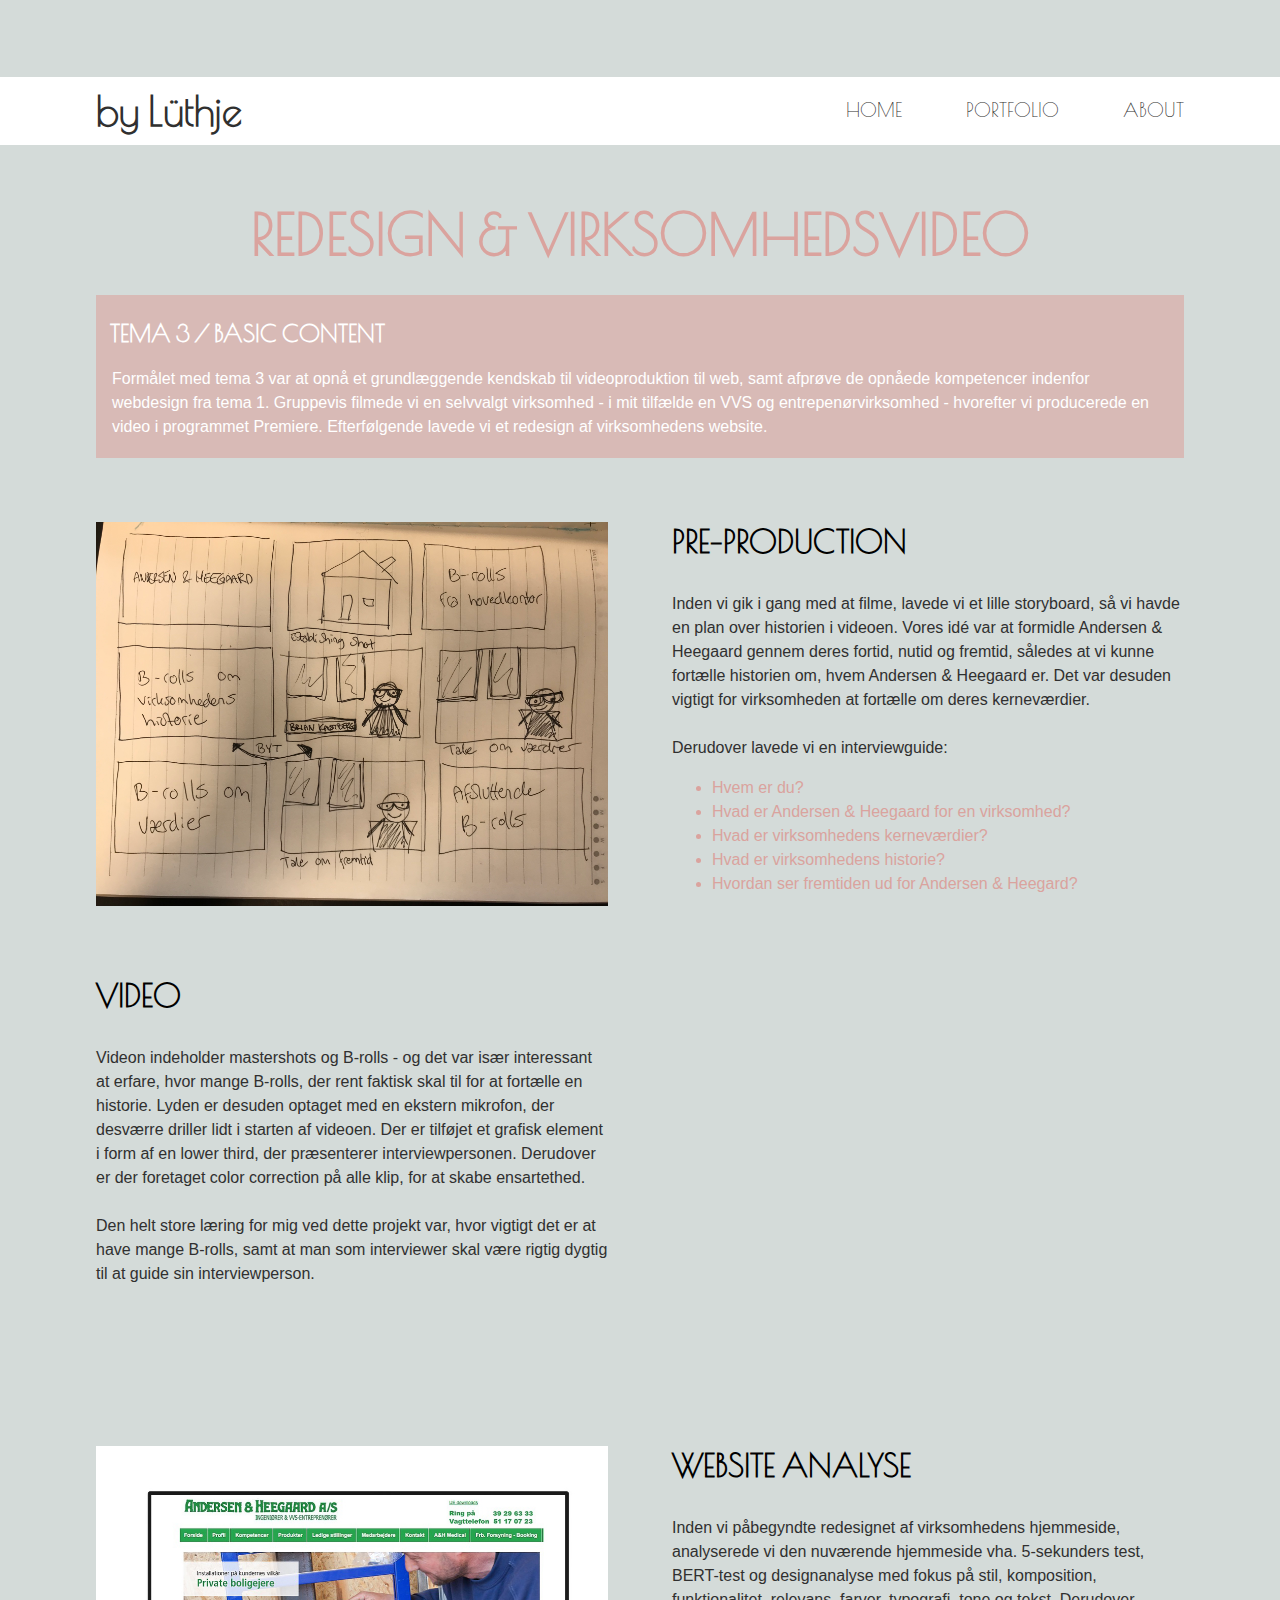
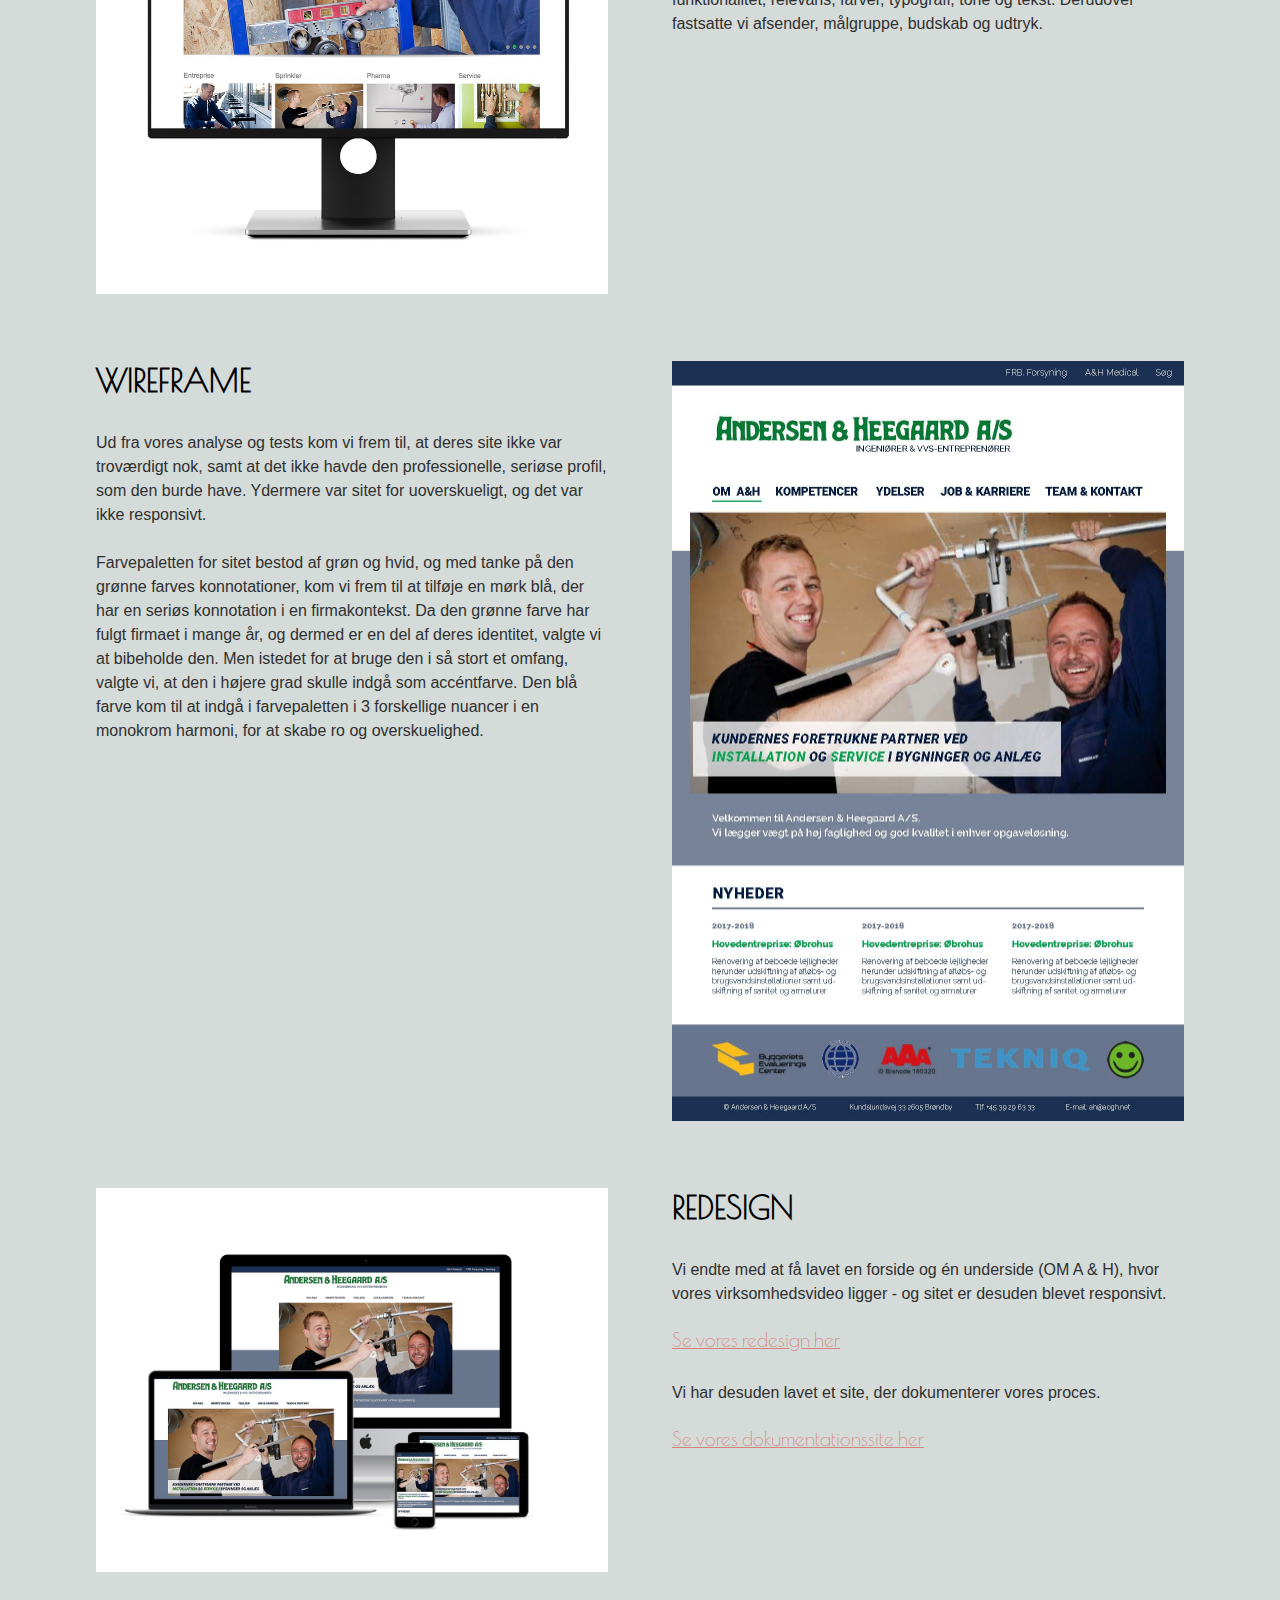
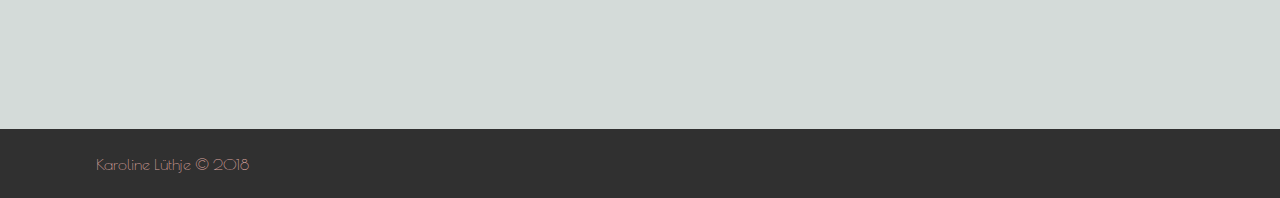
<file: redesign.html>
<!DOCTYPE html>
<html lang="da">

<head>
    <meta charset="utf-8">
    <meta name="viewport" content="width=device-width, initial-scale=1.0">
    <title>by Lüthje - REDESIGN</title>
    <link rel="stylesheet" href="style.css">
    <link href="https://fonts.googleapis.com/css?family=Poiret+One" rel="stylesheet">

    <link rel="apple-touch-icon" sizes="180x180" href="/apple-touch-icon.png">
    <link rel="icon" type="image/png" sizes="32x32" href="/favicon-32x32.png">
    <link rel="icon" type="image/png" sizes="16x16" href="/favicon-16x16.png">
    <link rel="manifest" href="/site.webmanifest">
    <link rel="mask-icon" href="/safari-pinned-tab.svg" color="#daa39e">
    <meta name="msapplication-TileColor" content="#00aba9">
    <meta name="theme-color" content="#ffffff">

    <meta name="robots" content="noindex">
</head>


<body class="site">
    <!--menu hamburger-->
    <header>
        <div class="menubutton">
            <div class="bar bar1"></div>
            <div class="bar bar2"></div>
            <div class="bar bar3"></div>
        </div>
        <nav class="hidden">
            <ul>
                <li><a href="index.html">HOME</a></li>
                <li><a href="portfolio.html">PORTFOLIO</a></li>
                <li><a href="about.html">ABOUT</a></li>
            </ul>
        </nav>
        <a href="index.html" class="navn">by Lüthje</a>
    </header>
    <!--menu hamburger slut-->

    <!--menu desktop-->
    <div class="filler"></div>
    <div class="menu_alt">
        <div class="menu_indhold">
            <div class="menu_venstre">
                <a href="index.html" class="navn">by Lüthje</a>
            </div>
            <div class="menu_hoejre">
                <a href="index.html" class="menu">HOME</a>
                <a href="portfolio.html" class="menu padding">PORTFOLIO</a>
                <a href="about.html" class="menu padding">ABOUT</a>
            </div>
        </div>
    </div>
    <!--menu desktop slut-->
    <main class="site_content redesign">
        <h1>REDESIGN &amp; VIRKSOMHEDS<wbr>VIDEO</h1>
        <div class="pinkboks">
            <h2>TEMA 3 / BASIC CONTENT </h2>
            <p class="formaal">Formålet med tema 3 var at opnå et grundlæggende kendskab til videoproduktion til web, samt afprøve de opnåede kompetencer indenfor webdesign fra tema 1. Gruppevis filmede vi en selvvalgt virksomhed - i mit tilfælde en VVS og entrepenørvirksomhed - hvorefter vi producerede en video i programmet Premiere. Efterfølgende lavede vi et redesign af virksomhedens website.</p>
        </div>
        <div class="container">
            <div class="stilart_billede left"><img src="assets/redesign_storyboard.jpg" alt="virksomhedsvideo storyboard"></div>
            <div class="stilart_tekstboks">
                <h3>PRE-PRODUCTION</h3>
                <p>Inden vi gik i gang med at filme, lavede vi et lille storyboard, så vi havde en plan over historien i videoen. Vores idé var at formidle Andersen &amp; Heegaard gennem deres fortid, nutid og fremtid, således at vi kunne fortælle historien om, hvem Andersen &amp; Heegaard er. Det var desuden vigtigt for virksomheden at fortælle om deres kerneværdier.
                    <br><br> Derudover lavede vi en interviewguide:</p>
                <ul>
                    <li>Hvem er du?</li>
                    <li>Hvad er Andersen &amp; Heegaard for en virksomhed?</li>
                    <li>Hvad er virksomhedens kerneværdier?</li>
                    <li>Hvad er virksomhedens historie?</li>
                    <li>Hvordan ser fremtiden ud for Andersen &amp; Heegard?</li>
                </ul>
            </div>
        </div>

        <div class="container reverse">
            <div class="stilart_billede right">
                <div class="hs-responsive-embed-youtube">
                    <iframe width="722" height="406" src="https://www.youtube.com/embed/swVMZnFLmCA" frameborder="0" allow="autoplay; encrypted-media" allowfullscreen></iframe>
                </div>
            </div>
            <div class="stilart_tekstboks">
                <h3>VIDEO</h3>
                <p>Videon indeholder mastershots og B-rolls - og det var især interessant at erfare, hvor mange B-rolls, der rent faktisk skal til for at fortælle en historie. Lyden er desuden optaget med en ekstern mikrofon, der desværre driller lidt i starten af videoen. Der er tilføjet et grafisk element i form af en lower third, der præsenterer interviewpersonen. Derudover er der foretaget color correction på alle klip, for at skabe ensartethed.
                    <br><br>Den helt store læring for mig ved dette projekt var, hvor vigtigt det er at have mange B-rolls, samt at man som interviewer skal være rigtig dygtig til at guide sin interviewperson.</p>
            </div>
        </div>

        <div class="container">
            <div class="stilart_billede left"><img src="assets/virksomhed_mockup.jpg" alt="billede af Andersen & Heegards hjemmeside">
            </div>
            <div class="stilart_tekstboks">
                <h3>WEBSITE ANALYSE</h3>
                <p>Inden vi påbegyndte redesignet af virksomhedens hjemmeside, analyserede vi den nuværende hjemmeside vha. 5-sekunders test, BERT-test og designanalyse med fokus på stil, komposition, funktionalitet, relevans, farver, typografi, tone og tekst. Derudover fastsatte vi afsender, målgruppe, budskab og udtryk.</p>
            </div>
        </div>

        <div class="container reverse">
            <div class="stilart_billede right"><img src="assets/redesign_wireframe.jpg" alt="redesign wireframe"></div>
            <div class="stilart_tekstboks">
                <h3>WIREFRAME</h3>
                <p>Ud fra vores analyse og tests kom vi frem til, at deres site ikke var troværdigt nok, samt at det ikke havde den professionelle, seriøse profil, som den burde have. Ydermere var sitet for uoverskueligt, og det var ikke responsivt.
                    <br>
                    <br>Farvepaletten for sitet bestod af grøn og hvid, og med tanke på den grønne farves konnotationer, kom vi frem til at tilføje en mørk blå, der har en seriøs konnotation i en firmakontekst. Da den grønne farve har fulgt firmaet i mange år, og dermed er en del af deres identitet, valgte vi at bibeholde den. Men istedet for at bruge den i så stort et omfang, valgte vi, at den i højere grad skulle indgå som accéntfarve. Den blå farve kom til at indgå i farvepaletten i 3 forskellige nuancer i en monokrom harmoni, for at skabe ro og overskuelighed.</p>
            </div>
        </div>

        <div class="container margin_bottom">
            <div class="stilart_billede left"><img src="assets/redesign_mockup.jpg" alt="redesign mockup">
            </div>
            <div class="link">
                <h3>REDESIGN</h3>
                <p>Vi endte med at få lavet en forside og én underside (OM A &amp; H), hvor vores virksomhedsvideo ligger - og sitet er desuden blevet responsivt.</p><br>

                <a href="http://byluethje.com/kea/03-content/03-redesign/site/" target="_blank">Se vores redesign her</a>
                <p><br>Vi har desuden lavet et site, der dokumenterer vores proces.</p>
                <br>
                <a href="http://www.byluethje.com/kea/03-content/03-redesign/docs/" target="_blank">Se vores dokumentationssite her</a>

            </div>
        </div>
        <br>
    </main>
    <!--footer-->
    <div class="footer">
        <footer>
            Karoline Lüthje © 2018
        </footer>
    </div>
    <!--footer slut-->
    <script src="https://code.jquery.com/jquery-3.3.1.js"></script>
    <script src="javascript.js"></script>
</body>

</html>
</file>
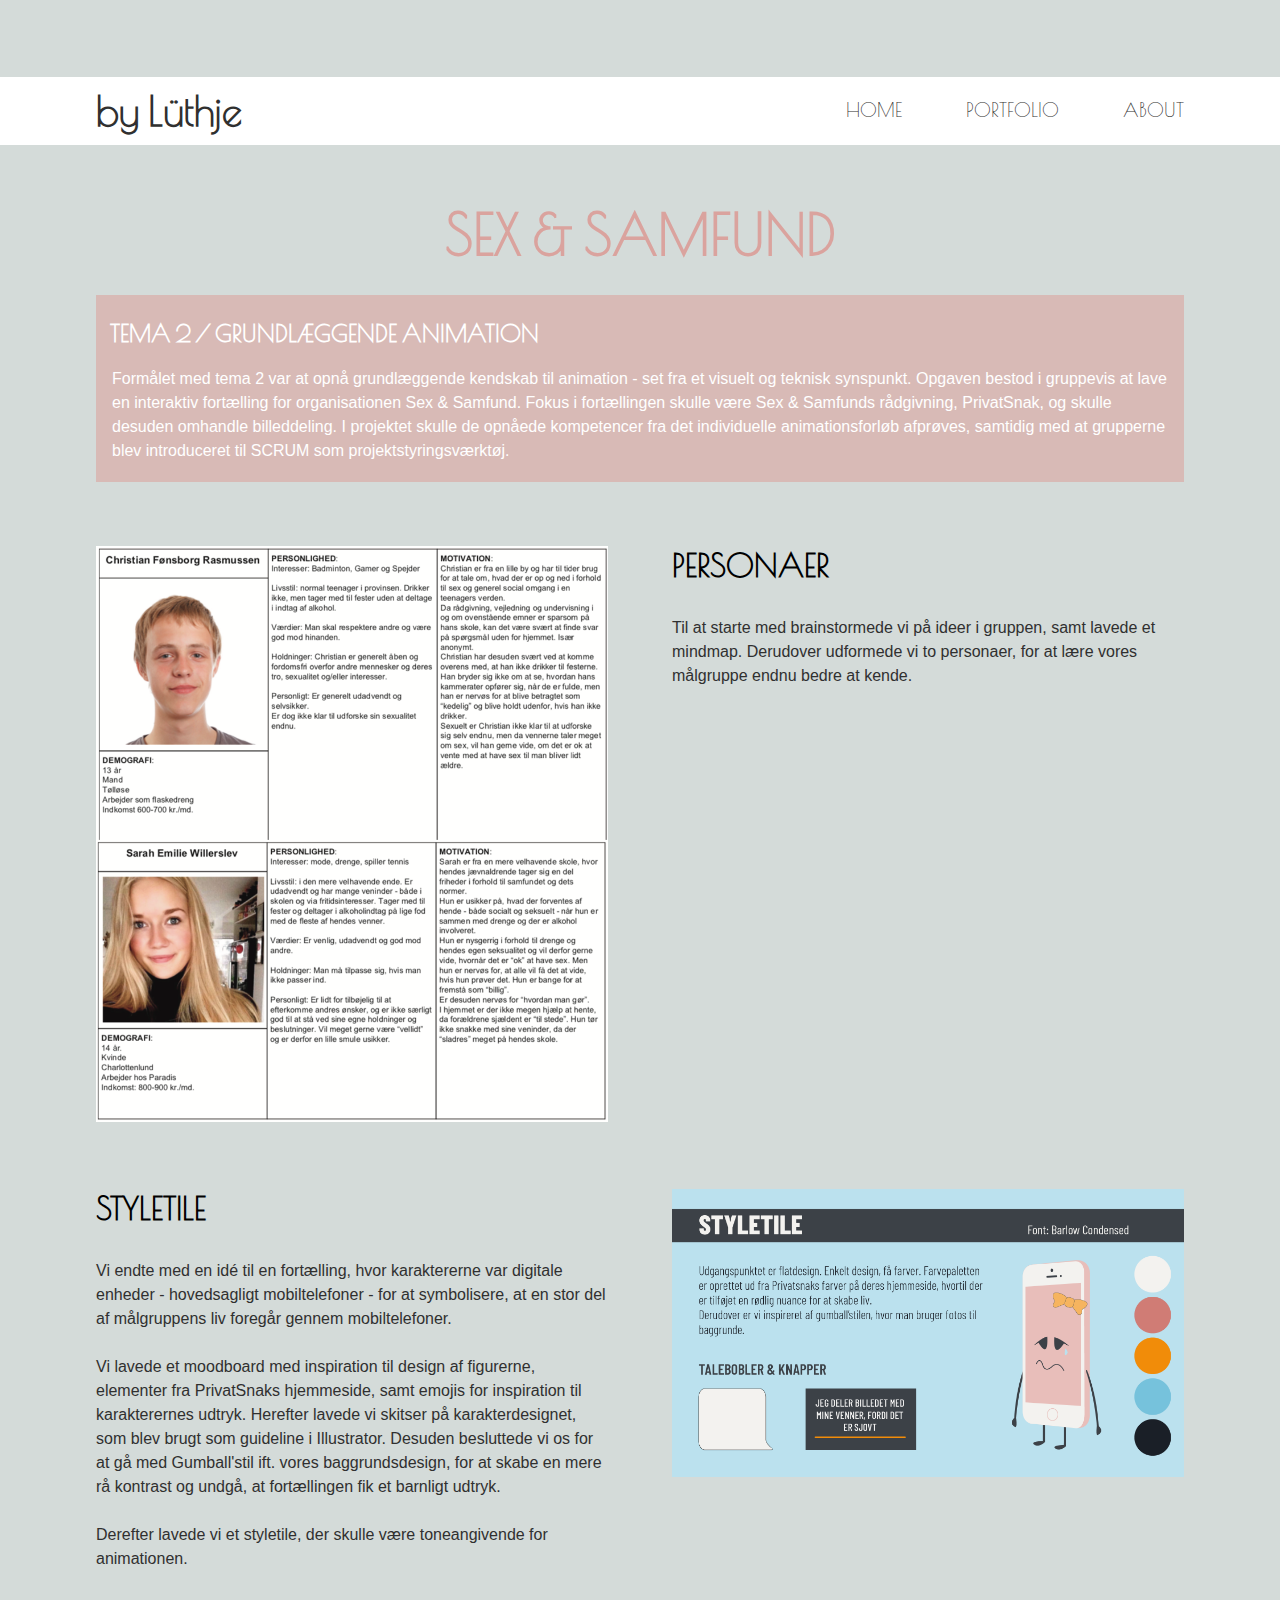
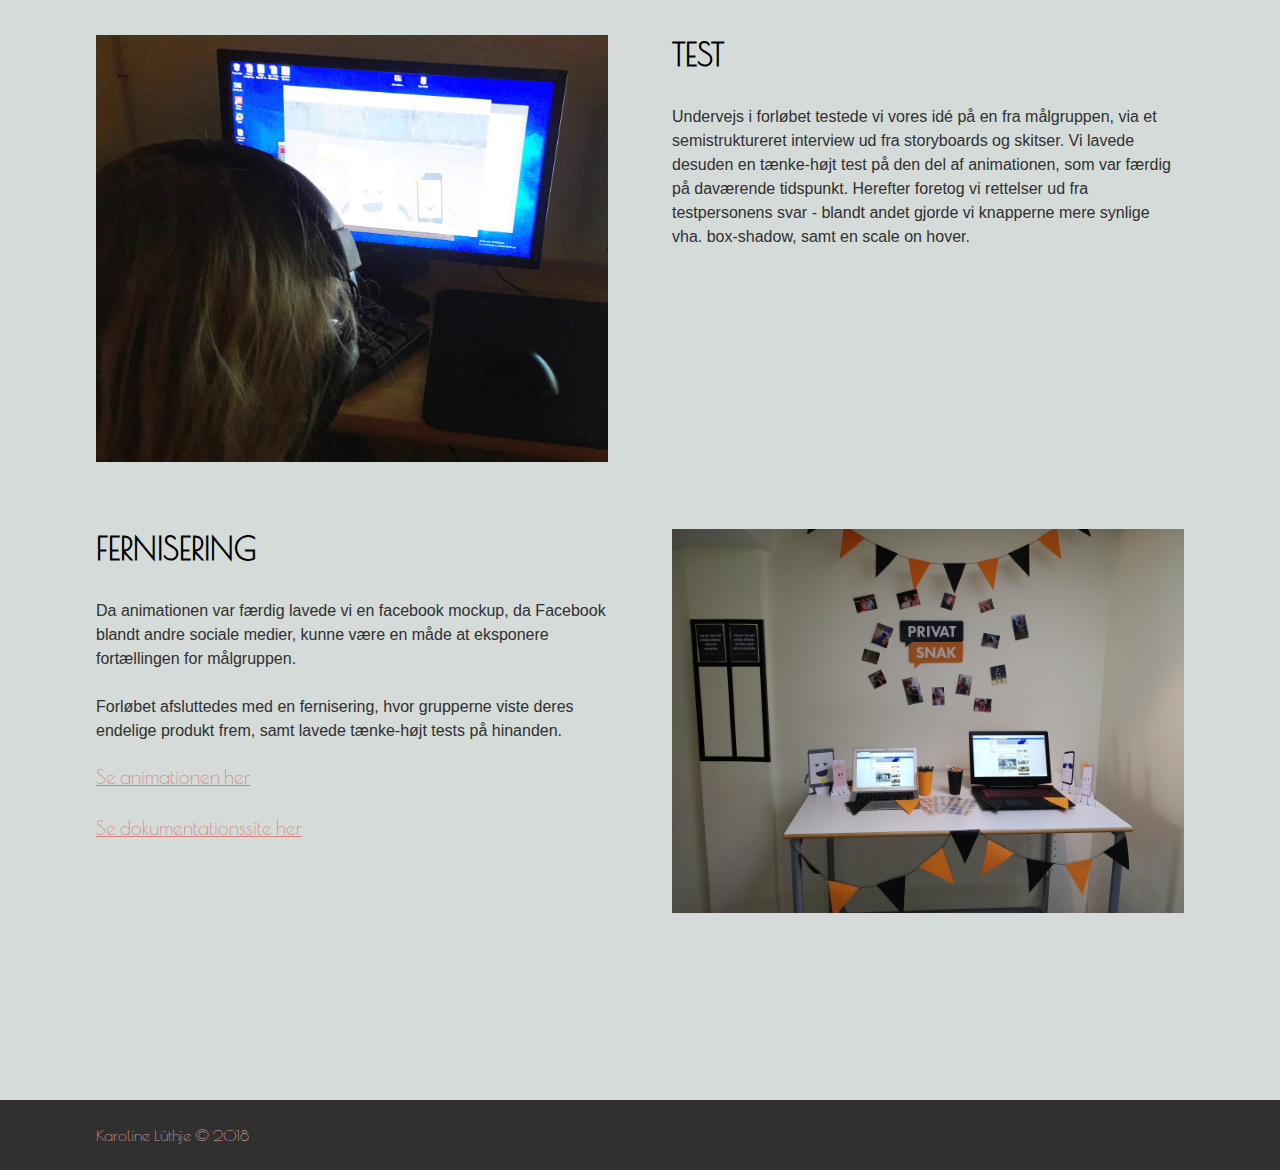
<file: sexogsamfund.html>
<!DOCTYPE html>
<html lang="da">

<head>
    <meta charset="utf-8">
    <meta name="viewport" content="width=device-width, initial-scale=1.0">
    <title>by Lüthje - SEX &amp; SAMFUND</title>
    <link rel="stylesheet" href="style.css">
    <link href="https://fonts.googleapis.com/css?family=Poiret+One" rel="stylesheet">

    <link rel="apple-touch-icon" sizes="180x180" href="/apple-touch-icon.png">
    <link rel="icon" type="image/png" sizes="32x32" href="/favicon-32x32.png">
    <link rel="icon" type="image/png" sizes="16x16" href="/favicon-16x16.png">
    <link rel="manifest" href="/site.webmanifest">
    <link rel="mask-icon" href="/safari-pinned-tab.svg" color="#daa39e">
    <meta name="msapplication-TileColor" content="#00aba9">
    <meta name="theme-color" content="#ffffff">

    <meta name="robots" content="noindex">
</head>


<body class="site">
    <!--menu hamburger-->
    <header>
        <div class="menubutton">
            <div class="bar bar1"></div>
            <div class="bar bar2"></div>
            <div class="bar bar3"></div>
        </div>
        <nav class="hidden">
            <ul>
                <li><a href="index.html">HOME</a></li>
                <li><a href="portfolio.html">PORTFOLIO</a></li>
                <li><a href="about.html">ABOUT</a></li>
            </ul>
        </nav>
        <a href="index.html" class="navn">by Lüthje</a>
    </header>
    <!--menu hamburger slut-->

    <!--menu desktop-->
    <div class="filler"></div>
    <div class="menu_alt">
        <div class="menu_indhold">
            <div class="menu_venstre">
                <a href="index.html" class="navn">by Lüthje</a>
            </div>
            <div class="menu_hoejre">
                <a href="index.html" class="menu">HOME</a>
                <a href="portfolio.html" class="menu padding">PORTFOLIO</a>
                <a href="about.html" class="menu padding">ABOUT</a>
            </div>
        </div>
    </div>
    <!--menu desktop slut-->
    <main class="site_content">
        <h1>SEX &amp; SAMFUND</h1>

        <div class="pinkboks">
            <h2>TEMA 2 / GRUNDLÆGGENDE ANIMATION</h2>
            <p class="formaal">Formålet med tema 2 var at opnå grundlæggende kendskab til animation - set fra et visuelt og teknisk synspunkt. Opgaven bestod i gruppevis at lave en interaktiv fortælling for organisationen Sex &amp; Samfund. Fokus i fortællingen skulle være Sex &amp; Samfunds rådgivning, PrivatSnak, og skulle desuden omhandle billeddeling. I projektet skulle de opnåede kompetencer fra det individuelle animationsforløb afprøves, samtidig med at grupperne blev introduceret til SCRUM som projektstyringsværktøj.</p>
        </div>
        <div class="container">
            <div class="stilart_billede left"><img src="assets/sexogsamfund_persona.png" alt="sex og samfund persona"></div>
            <div class="stilart_tekstboks">
                <h3>PERSONAER</h3>
                <p>Til at starte med brainstormede vi på ideer i gruppen, samt lavede et mindmap. Derudover udformede vi to personaer, for at lære vores målgruppe endnu bedre at kende.</p>
            </div>
        </div>

        <div class="container reverse">
            <div class="stilart_billede right"><img src="assets/sexogsamfund_styletile.png" alt="sex og samfund styletile"></div>
            <div class="stilart_tekstboks">
                <h3>STYLETILE</h3>
                <p>Vi endte med en idé til en fortælling, hvor karaktererne var digitale enheder - hovedsagligt mobiltelefoner - for at symbolisere, at en stor del af målgruppens liv foregår gennem mobiltelefoner.<br><br> Vi lavede et moodboard med inspiration til design af figurerne, elementer fra PrivatSnaks hjemmeside, samt emojis for inspiration til karakterernes udtryk. Herefter lavede vi skitser på karakterdesignet, som blev brugt som guideline i Illustrator. Desuden besluttede vi os for at gå med Gumball'stil ift. vores baggrundsdesign, for at skabe en mere rå kontrast og undgå, at fortællingen fik et barnligt udtryk.<br><br> Derefter lavede vi et styletile, der skulle være toneangivende for animationen.</p>
            </div>
        </div>

        <div class="container">
            <div class="stilart_billede left"><img src="assets/sexogsamfund_test.jpg" alt="sex og samfund test"></div>
            <div class="stilart_tekstboks">
                <h3>TEST</h3>
                <p>Undervejs i forløbet testede vi vores idé på en fra målgruppen, via et semistruktureret interview ud fra storyboards og skitser. Vi lavede desuden en tænke-højt test på den del af animationen, som var færdig på daværende tidspunkt. Herefter foretog vi rettelser ud fra testpersonens svar - blandt andet gjorde vi knapperne mere synlige vha. box-shadow, samt en scale on hover.</p>
            </div>
        </div>

        <div class="container reverse margin_bottom">
            <div class="stilart_billede right"><img src="assets/sexogsamfund_fernisering.jpg" alt="sex og samfund fernisering"></div>
            <div class="link">
                <h3>FERNISERING</h3>
                <p>Da animationen var færdig lavede vi en facebook mockup, da Facebook blandt andre sociale medier, kunne være en måde at eksponere fortællingen for målgruppen. <br><br> Forløbet afsluttedes med en fernisering, hvor grupperne viste deres endelige produkt frem, samt lavede tænke-højt tests på hinanden. </p><br>
                <a href="http://byluethje.com/kea/02-animation/05-projekt/02_05_01_sex_og_samfund/animation.html" target="_blank">Se animationen her</a><br><br>
                <a href="http://byluethje.com/kea/02-animation/05-projekt/02_05_01_sex_og_samfund/index.html" target="_blank">Se dokumentationssite her</a>
            </div>
        </div>
    </main>
    <!--footer-->
    <div class="footer">
        <footer>
            Karoline Lüthje © 2018
        </footer>
    </div>
    <!--footer slut-->
    <script src="https://code.jquery.com/jquery-3.3.1.js"></script>
    <script src="javascript.js"></script>
</body>

</html>
</file>
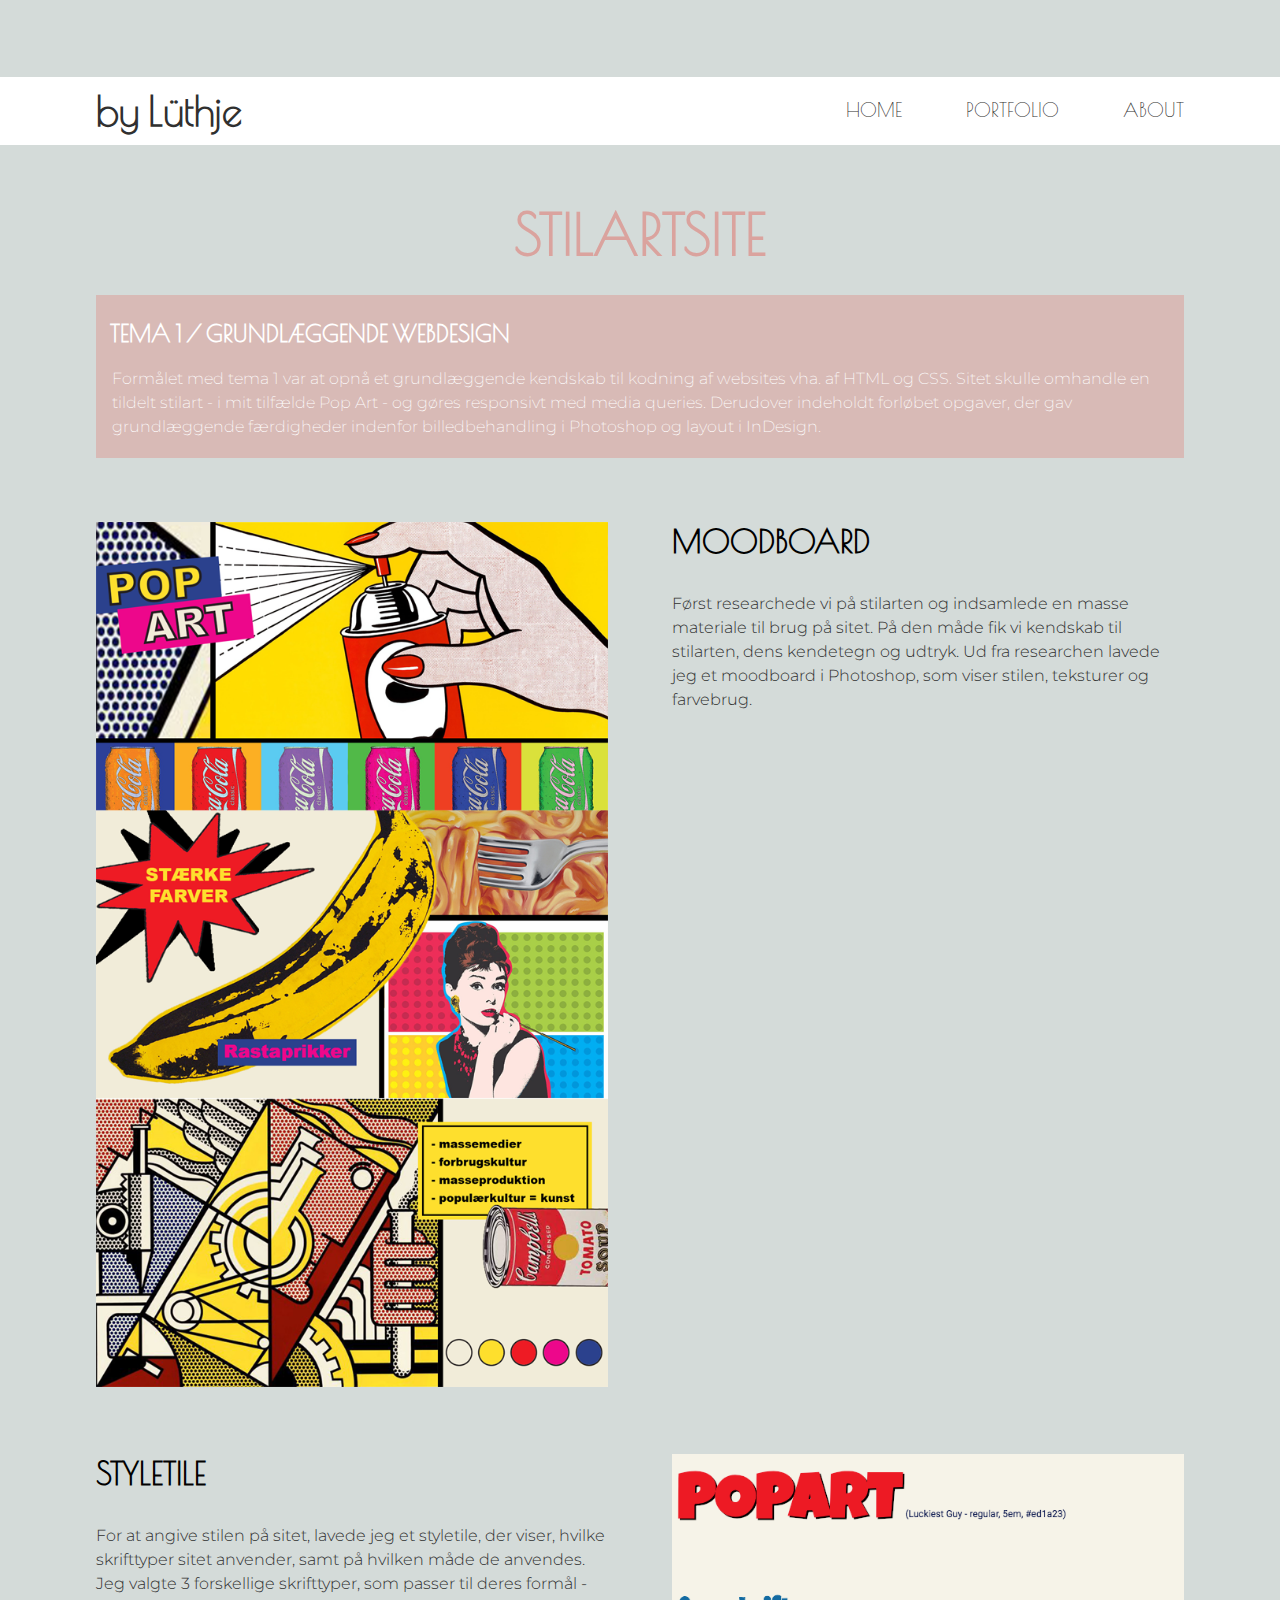
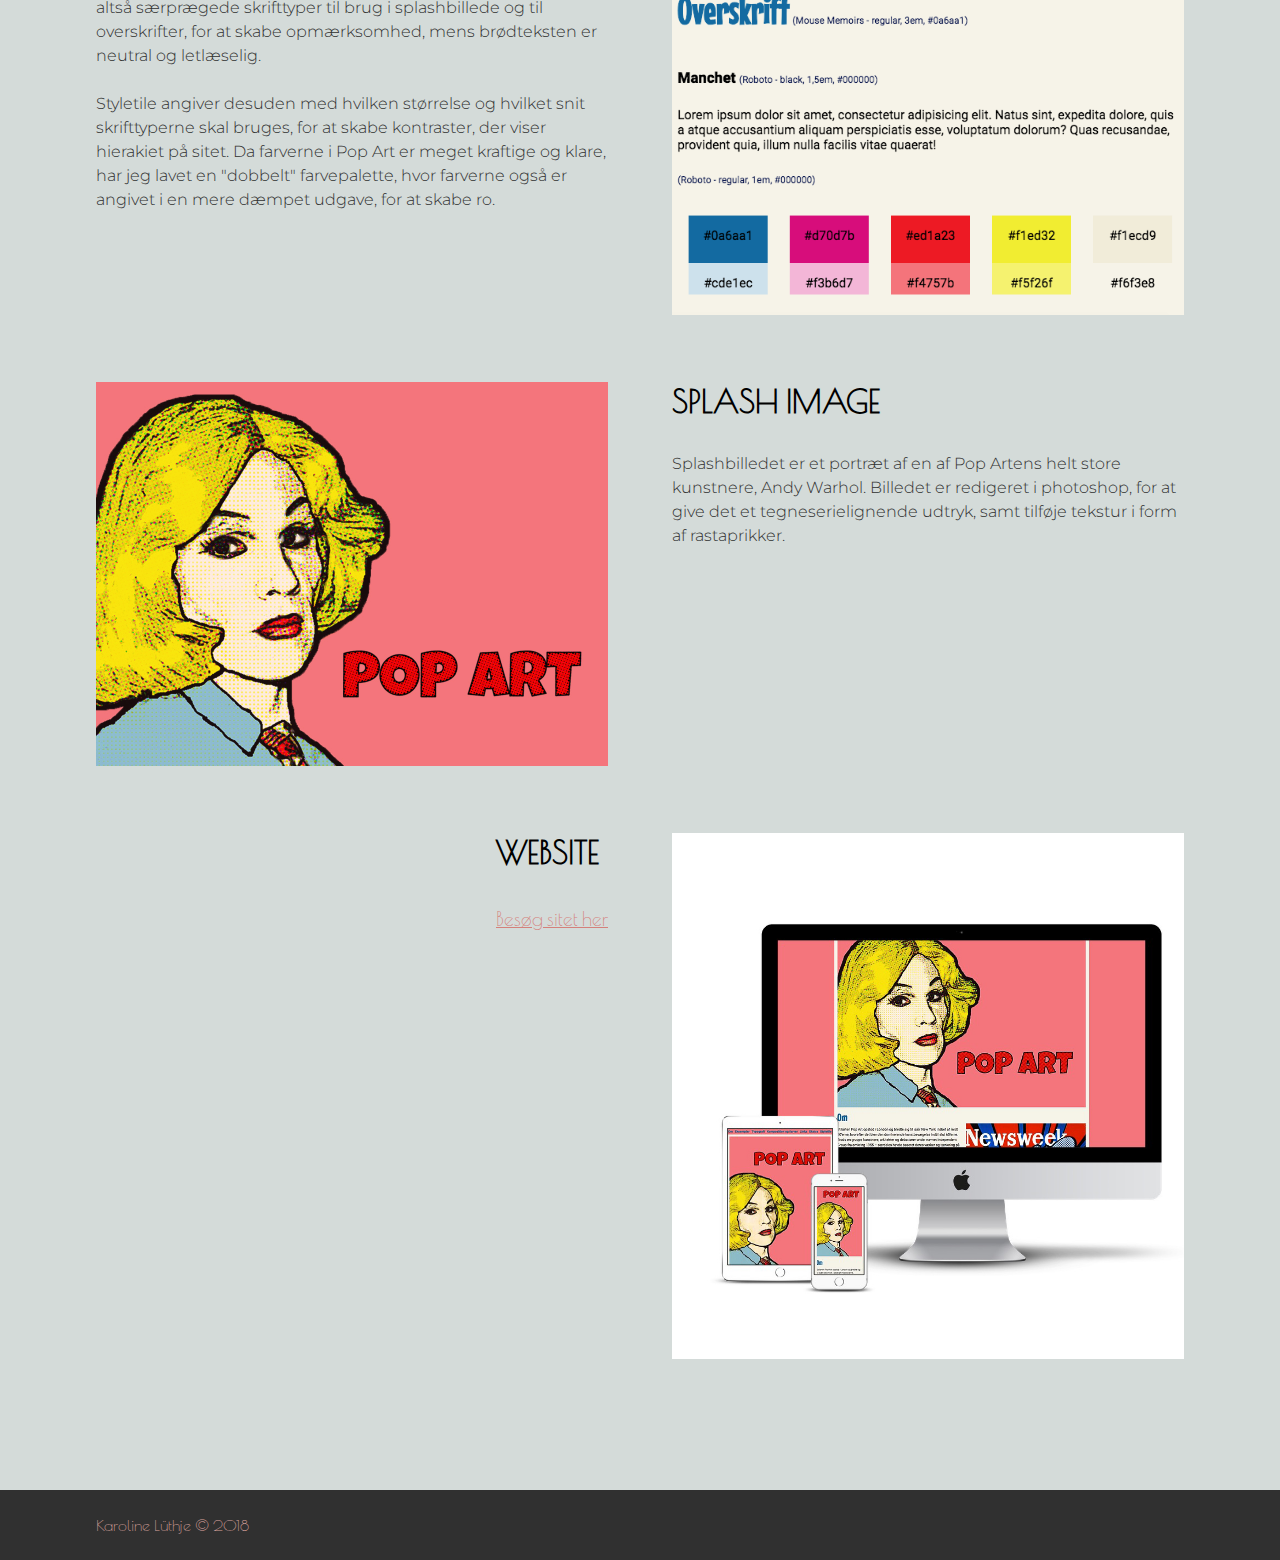
<file: stilart.html>
<!DOCTYPE html>
<html lang="da">

<head>
    <meta charset="utf-8">
    <meta name="viewport" content="width=device-width, initial-scale=1.0">
    <title>by Lüthje - STILARTSITE</title>
    <link rel="stylesheet" href="style.css">
    <link href="https://fonts.googleapis.com/css?family=Poiret+One" rel="stylesheet">
    <link href="https://fonts.googleapis.com/css?family=Montserrat:200,300,400,500,700,900" rel="stylesheet">

    <link rel="apple-touch-icon" sizes="180x180" href="/apple-touch-icon.png">
    <link rel="icon" type="image/png" sizes="32x32" href="/favicon-32x32.png">
    <link rel="icon" type="image/png" sizes="16x16" href="/favicon-16x16.png">
    <link rel="manifest" href="/site.webmanifest">
    <link rel="mask-icon" href="/safari-pinned-tab.svg" color="#daa39e">
    <meta name="msapplication-TileColor" content="#00aba9">
    <meta name="theme-color" content="#ffffff">

    <meta name="robots" content="noindex">
</head>


<body class="site">
    <!--menu hamburger-->
    <header>
        <div class="menubutton">
            <div class="bar bar1"></div>
            <div class="bar bar2"></div>
            <div class="bar bar3"></div>
        </div>
        <nav class="hidden">
            <ul>
                <li><a href="index.html">HOME</a></li>
                <li><a href="portfolio.html">PORTFOLIO</a></li>
                <li><a href="about.html">ABOUT</a></li>
            </ul>
        </nav>
        <a href="index.html" class="navn">by Lüthje</a>
    </header>
    <!--menu hamburger slut-->

    <!--menu desktop-->
    <div class="filler"></div>
    <div class="menu_alt">
        <div class="menu_indhold">
            <div class="menu_venstre">
                <a href="index.html" class="navn">by Lüthje</a>
            </div>
            <div class="menu_hoejre">
                <a href="index.html" class="menu">HOME</a>
                <a href="portfolio.html" class="menu padding">PORTFOLIO</a>
                <a href="about.html" class="menu padding">ABOUT</a>
            </div>
        </div>
    </div>
    <!--menu desktop slut-->
    <main class="site_content">
        <h1>STILARTSITE</h1>
        <div class="pinkboks">
            <h2>TEMA 1 / GRUNDLÆGGENDE WEBDESIGN</h2>
            <p class="formaal">Formålet med tema 1 var at opnå et grundlæggende kendskab til kodning af websites vha. af HTML og CSS. Sitet skulle omhandle en tildelt stilart - i mit tilfælde Pop Art - og gøres responsivt med media queries. Derudover indeholdt forløbet opgaver, der gav grundlæggende færdigheder indenfor billedbehandling i Photoshop og layout i InDesign.</p>
        </div>
        <div class="container">
            <div class="stilart_billede left"><img src="assets/stilart_moodboard.png" alt="Pop art moodboard"></div>
            <div class="stilart_tekstboks">
                <h3>MOODBOARD</h3>
                <p>Først researchede vi på stilarten og indsamlede en masse materiale til brug på sitet. På den måde fik vi kendskab til stilarten, dens kendetegn og udtryk. Ud fra researchen lavede jeg et moodboard i Photoshop, som viser stilen, teksturer og farvebrug.</p>
            </div>
        </div>

        <div class="container reverse">
            <div class="stilart_billede right"><img src="assets/stilart_styletile_v2.png" alt="Pop art styletile"></div>
            <div class="stilart_tekstboks">
                <h3>STYLETILE</h3>
                <p>For at angive stilen på sitet, lavede jeg et styletile, der viser, hvilke skrifttyper sitet anvender, samt på hvilken måde de anvendes. Jeg valgte 3 forskellige skrifttyper, som passer til deres formål - altså særprægede skrifttyper til brug i splashbillede og til overskrifter, for at skabe opmærksomhed, mens brødteksten er neutral og letlæselig. <br><br>Styletile angiver desuden med hvilken størrelse og hvilket snit skrifttyperne skal bruges, for at skabe kontraster, der viser hierakiet på sitet. Da farverne i Pop Art er meget kraftige og klare, har jeg lavet en "dobbelt" farvepalette, hvor farverne også er angivet i en mere dæmpet udgave, for at skabe ro.</p>
            </div>
        </div>

        <div class="container">
            <div class="stilart_billede left">
                <picture>
                    <source media="(min-width: 1920px) and (orientation: landscape)" srcset="assets/desktop.jpg">
                    <source media="(min-width: 1024px) and (orientation: landscape)" srcset="assets/tablet_landscape.jpg">
                    <source media="(min-width: 768px) and (orientation: portrait)" srcset="assets/tablet_portrait.jpg">
                    <source media="(min-width: 627px) and (orientation: landscape)" srcset="assets/mobile_landscape.jpg">
                    <source media="(min-width: 375px) and (orientation: portrait)" srcset="assets/mobile_portrait.jpg">
                    <img src="assets/mobile_portrait.jpg" alt="splashbillede i mobil portræt format" style="width:100%;">
                </picture>
            </div>
            <div class="stilart_tekstboks">
                <h3>SPLASH IMAGE</h3>
                <p>Splashbilledet er et portræt af en af Pop Artens helt store kunstnere, Andy Warhol. Billedet er redigeret i photoshop, for at give det et tegneserielignende udtryk, samt tilføje tekstur i form af rastaprikker.</p>
            </div>
        </div>

        <div class="container reverse margin_bottom">
            <div class="stilart_billede right"><img src="assets/stilart_mockup.jpg" alt="Pop art mockup"></div>
            <div class="link">
                <h3>WEBSITE</h3>
                <a href="http://www.byluethje.com/kea/01-web/04-responsive/01_04_04_responsive_v3/" target="_blank">Besøg sitet her</a>
            </div>
        </div>

    </main>
    <!--footer-->
    <div class="footer">
        <footer>
            Karoline Lüthje © 2018
        </footer>
    </div>
    <!--footer slut-->
    <script src="https://code.jquery.com/jquery-3.3.1.js"></script>
    <script src="javascript.js"></script>
</body>

</html>
</file>
<file: style.css>
body {
    margin: 0;
    padding: 0;
    background-color: rgb(212, 219, 217);
    font-family: 'Poiret One', cursive;
    /*
    display: table;
    width: 100%;
    height: 100%;
*/
}

.site {
    display: flex;
    min-height: 100vh;
    flex-direction: column;
}

.site_content {
    flex: 1;
}

p {
    margin: 0;
    padding 0;
    color: rgb(48, 48, 48);
    font-family: 'Montserrat', sans-serif;
    line-height: 1.5em;
    font-weight: 300;
}

ul li {
    margin: 0;
    padding 0;
    color: rgb(48, 48, 48);
    font-family: 'Montserrat', sans-serif;
    line-height: 1.5em;
    color: rgb(218, 163, 158);
}

div {
    margin: 0;
    padding: 0;
}

div.indhold {
    max-width: 85wv;
}

.none {
    visibility: hidden;
}

main {
    max-width: 85vw;
    margin: 0 auto;
}

h1 {
    font-size: 3.5em;
    color: rgb(218, 163, 158);
    text-align: center;
    font-weight: 900;
    margin-top: 1em;
    margin-bottom: 0.5em;
    /*    margin-bottom: 1em;*/
}

h2 {
    font-weight: 900;
    color: white;
    padding-left: 0.6em;
    padding-right: 0.6em;
    padding-top: 1em;
}

h3 {
    margin-top: 0;
    font-weight: 900;
    font-size: 2em;
}

.pinkboks {
    background-color: rgba(218, 163, 158, 0.6);
}

.formaal {
    color: white;
    font-size: 1em;
    line-height: 1.5em;
    padding-bottom: 1.2em;
    padding-left: 1em;
    padding-right: 1em;
    font-family: 'Montserrat', sans-serif;
    font-weight: 200;
}

.link {
    flex-basis: 1;
    margin-top: 5vw;
    margin-bottom: 10vw;
    max-width: 85vw;
}


/*menu*/

.filler {
    height: 0vw;
}

.filler2 {
    height: 145vw;
}

.filler5 {
    height: 145vw;
}

.menu_alt {
    visibility: hidden;
    height: 0;
}


.menu_indhold {
    max-width: 85vw;
    margin: 0 auto;
    display: flex;
    justify-content: space-between;
    align-items: center;
}

a.menu {
    font-weight: 200;
    font-size: 1.2em;
    border-bottom: 0.5px solid transparent;
}

.padding {
    margin-left: 60px;
}

a.menu:hover {
    border-color: rgb(218, 163, 158);
}

a.navn {
    font-size: 2.5em;
    font-weight: 900;
    margin-left: 5vw;
}

a {
    text-decoration: none;
    color: rgb(48, 48, 48);
    font-family: 'Poiret One', cursive;
    font-size: 1.2em;
    line-height: 1.7;
}

.active {
    color: rgb(218, 163, 158);
}

/*baggrund*/

/*
.baggrund {
    visibility: hidden;
        height: 0;
}
*/

.lag {
    background-color: #294a41;
    width: 100vw;
    height: 178vw;
    position: fixed;
    z-index: -3;
    top: 0vw;
}

.lag1 {
    background-size: 100%;
    background-image: url(assets/l1.png);
    width: 100%;
    height: 100%;
    top: 0vw;
    position: fixed;
    z-index: -2;
}

.lag2 {
    background-size: 100%;
    background-image: url(assets/l2.png);
    width: 100vw;
    height: 167vw;
    top: 8vw;
    position: absolute;
    z-index: -1;
}

.about_image {
    background-size: 100%;
    background-image: url(assets/about_backgroundimage_mobileportrait.jpg);
    width: 100vw;
    height: 177.87vw;
    position: absolute;
    top: 0vw;
    left: 0vw;
    z-index: 0;
}

.about_green {
    width: 100vw;
    height: 177.87vw;
    position: absolute;
    top: 0vw;
    left: 0vw;
    background-color: rgba(212, 219, 217, 0.27);
}

.about_tekstboks {
    /*    position: relative;*/
    max-width: 85vw;
    /*    background-color: rgba(218, 163, 158, 0.6);*/
    margin-bottom: 15vw;
}

.about_tekstboks h2 {
    color: rgb(218, 163, 158);
    padding: 0;
    padding-top: 10vw;
}

/*hamburgermenu*/

.menubutton {
    width: 2em;
    height: 2em;

    display: flex;
    justify-content: space-around;
    flex-direction: column;
    align-items: center;

    position: relative;
    z-index: 10;
    right: -89vw;
    top: 3vw;
}

.bar {
    width: 2em;
    height: 0.2em;
    background-color: rgb(218, 163, 158);
    transition: transform .5s;
}

.hidden {

    /*    display: none;*/
    transform: translateY(-200px);
}

nav {
    position: absolute;
    background-color: rgba(255, 255, 255, 0.87);
    width: 53%;
    transform: translateY(1);
    transform-origin: top;
    transition: transform .5s;
    right: 0;
}

.kryds .bar1 {
    transform: rotate(45deg) translate(8px, 7px);
}

.kryds .bar2 {
    visibility: hidden;
}

.kryds .bar3 {
    transform: rotate(-45deg) translate(8px, -7px);
}

header {
    background-color: white;
    height: 25vw;
    position: sticky;
    top: 0;
    z-index: 50;
}

/*home*/

.indhold_hvidboks {
    background-color: white;
    width: 100%;
}

.indhold {
    max-width: 85vw;
    margin: 0 auto;
}

.imi_billede {
    max-width: 650px;
    height: 827px;
    background-color: aqua;
}

li {
    color: rgb(48, 48, 48);
}

/*portfolio*/

.hexagon {
    width: 74vw;
    height: 37vw;
    background: red;
    transform: rotate(120deg);
    overflow: hidden;
    visibility: hidden;
}

.hexagon_inside {
    width: 100%;
    height: 100%;
    background: green;
    transform: rotate(-60deg);
    overflow: hidden;
}

.hexagon_image {
    width: 100%;
    height: 100%;
    background-position: center;
    background-size: 100%;
    transform: rotate(-60deg);
    visibility: visible;
}

.hexagon_graa {
    width: 100%;
    height: 100%;
    background: rgba(48, 48, 48, 0.75);
    transform: rotate(-60deg);
    visibility: visible;
}

.hexagoner {
    display: flex;
    max-width: 90vw;
    margin: 0 auto;
}

.tekstboks {
    background-color: rgba(218, 163, 158, 0.83);
    width: 85vw;
    height: auto;
    z-index: 10;
    position: absolute;
}

.tekstboks_overskrift {
    color: white;
    margin: 0.6em 2em -0.5em 1em;
    font-size: 1em;
    font-weight: 200;
}

.tekstboks a {
    color: white;
    text-decoration: underline;
    font-family: 'Montserrat', sans-serif;
    font-size: 0.8em;
    font-weight: 200;
    margin-left: 1em;
}

.hexagon1 {
    position: absolute;
    top: 32vw;
    left: -5vw;
}

.billede1 {
    background-image: url(assets/stilart_graa.jpg);
}

#tekstboks1 {
    top: 70vw;
    left: 8vw;
}

.hexagon2 {
    position: absolute;
    top: 53vw;
    left: 30vw;
}

.billede2 {
    background-image: url(assets/redesign_graa.jpg);
}

#tekstboks2 {
    top: 91.4vw;
    left: 8vw;
}

.hexagon3 {
    position: absolute;
    top: 73vw;
    left: -5vw;
}

.billede3 {
    background-image: url(assets/animation_graa.jpg);
}

#tekstboks3 {
    top: 111.1vw;
    left: 8vw;
}

.hexagon4 {
    position: absolute;
    top: 93vw;
    left: 30vw;
}

.billede4 {
    background-image: url(assets/sexogsamfund_graa.jpg);
}

#tekstboks4 {
    top: 131.2vw;
    left: 8vw;
}

.hexagon5 {
    position: absolute;
    top: 113vw;
    left: -5vw;
}

.billede5 {
    background-image: url(assets/keaapp_graa.jpg);
}

#tekstboks5 {
    top: 151.2vw;
    left: 8vw;
}


.hexagon6 {
    position: absolute;
    top: 133vw;
    left: 30vw;
}

.billede6 {
    background-image: url(assets/joeapp_graa.jpg);
}

#tekstboks6 {
    top: 171vw;
    left: 8vw;
}

.hovertext {
    /*
    margin: 0 auto;
    padding: 10vw;
    max-width: 16vw;
    position: relative;
    z-index: 100;
    top: -4vw;
    right: -1vw;
*/
    color: transparent;
    font-size: 0.1px;
}

/*
.a a {
    color: transparent;
    font-size: 0.1px;
}
*/

.filler3 {
    height: 80vw;
}

.filler4 {
    height: 85vw;
}

.closebutton {
    width: 1.8em;
    height: 1.8em;
    position: absolute;
    z-index: 50;
    top: 0.8vw;
    right: 0.8vw;
    /*    background-color: red;*/
}

.stroke {
    width: 1.5em;
    height: 0.1em;
    background-color: white;
}

.stroke1 {
    transform: translate(5px, 14px) rotate(45deg);
}

.stroke2 {
    /*    transform: rotate(-45deg) translate(0px);*/
    transform: translate(5px, 12px) rotate(-45deg);
}

/*stilart*/

.container {
    display: flex;
    flex-wrap: wrap;
    margin-top: 3vw;
}

.stilart_tekstboks {
    flex-basis: 1;
    margin-top: 5vw;
}

.stilart_tekstboks p {
    font-weight: 300;
}

.stilart_billede {
    flex-basis: 1;
    margin-top: 5vw;

    max-width: 85vw;
    /*    max-width: 25vw;*/
    min-width: 240px;
}

.stilart_billede img {
    /*
    max-width: 85vw;
    min-width: 240px;

*/
    max-width: 100%;
}

.link a {
    color: rgb(212, 129, 123);
    text-decoration: underline;
}

.about_link {
    color: white;
    text-decoration: underline;
}

.stilart_tekstboks a {
    color: rgb(212, 129, 123);
    text-decoration: underline;
}

/*redesign*/

.hs-responsive-embed-youtube iframe {
    /*    position: absolute;*/
    width: 100%;
    height: 100%;
}

.hs-responsive-embed-youtube {
    /*    position: relative;*/
    padding-bottom: 0;
    /* 16:9 Aspect Ratio */
    padding-top: 0;
    width: 722px;
    max-width: 85vw;
    min-width: 240px;
    height: 406px;
}

.redesign h1 {
    font-size: 3.2em;
}

/*kea app*/

video {
    padding-bottom: 0;
    padding-top: 0;
    width: auto;
    height: 600px;
}

.video {
    width: 700;
    max-width: 85vw;
    min-width: 240px;
}

/*footer*/

footer {
    max-width: 85vw;
    background-color: rgb(48, 48, 48);
    margin: 0 auto;
    /*
    display: table-row;
    height: 0;
*/
}

.footer {
    width: 100%;
    background-color: rgb(48, 48, 48);
    padding: 2vw 0;
    color: rgb(218, 163, 158);
    /*
    position: relative;
    bottom: 0;
*/
}

#zoom {
    position: absolute;
    max-width: 85vw;
}

/*media queries*/

@media only screen and (min-width: 594px) {
    /*menu*/
    .filler {
        height: 6vw;
    }

    .menu_alt {
        background-color: rgb(255, 255, 255);
        position: sticky;
        width: 100%;
        z-index: 20;
        top: 0;
        padding-bottom: 1vw;
        padding-top: 0.6vw;
        visibility: visible;
        height: auto;
    }

    .filler2 {
        height: 115vw;
    }

    a.navn {
        font-size: 2.5em;
        font-weight: 900;
        margin-left: 0vw;
    }
    /*menu slut*/
    /*baggrund*/
    .lag {
        background-color: #294a41;
        width: 100vw;
        height: 178vw;
        position: fixed;
        z-index: -3;
        top: 0vw;
    }

    .lag1 {
        background-size: 100%;
        background-image: url(assets/l1.png);
        width: 100%;
        height: 100%;
        top: 0vw;
        position: fixed;
        z-index: -2;
    }

    .lag2 {
        background-size: 100%;
        background-image: url(assets/l2.png);
        width: 100vw;
        height: 167vw;
        top: 8vw;
        position: absolute;
        z-index: -1;
    }

    .about_tekstboks {
        position: absolute;
        max-width: 38vw;
        background-color: rgba(218, 163, 158, 0.6);
        top: 22vw;
        left: 49vw;
        margin-bottom: 0vw;
        padding: 0 3vw 2vw;
    }

    .about_tekstboks h2 {
        color: white;
        padding: 0;
        margin-bottom: 1vw;
    }

    .about_image {
        background-image: url(assets/about_backgroundimage_tabletportrait.jpg);
        height: 133.33vw;
    }

    .about_green {
        height: 133.33vw;
    }

    .filler5 {
        height: 117vw;
    }

    /*baggrund slut*/
    /*hamburgermenu*/
    header {
        visibility: hidden;
        height: 0;
    }

    /*hamburgermenu slut*/
    /*portfolio*/
    .hexagon1 {
        position: absolute;
        top: 23vw;
        left: 20vw;
        z-index: 3;
    }

    #tekstboks1 {
        top: 44vw;
        left: 8vw;
    }

    .hexagon2 {
        position: absolute;
        top: 34vw;
        left: 39vw;
        z-index: 3;
    }

    #tekstboks2 {
        top: 55vw;
        left: 8vw;
    }

    .hexagon3 {
        position: absolute;
        top: 45vw;
        left: 20vw;
    }

    #tekstboks3 {
        top: 66vw;
        left: 8vw;
    }

    .hexagon4 {
        position: absolute;
        top: 57vw;
        left: 1vw;
    }

    #tekstboks4 {
        top: 77vw;
        left: 8vw;
    }

    .hexagon5 {
        position: absolute;
        top: 56vw;
        left: 39vw;
    }

    #tekstboks5 {
        top: 77vw;
        left: 8vw;
    }

    .hexagon6 {
        position: absolute;
        top: 45vw;
        left: 58vw;
    }

    #tekstboks6 {
        top: 66vw;
        left: 8vw;
    }

    .filler4 {
        height: 70vw;
    }
    /*portfolio slut*/
    /*stilart*/
    /*stilart slut*/
    .flex {
        display: flex;
        flex-wrap: wrap;
        flex-direction: row;
    }
    .flex_image {
        max-width: 42.5vw;
    }
}

@media only screen and (min-width: 594px) and (orientation: landscape) {
    /*menu*/
    .filler {
        height: 0vw;
    }

    .menu_alt {
        background-color: rgb(255, 255, 255);
        position: sticky;
        width: 100%;
        z-index: 20;
        top: 0;
        padding-bottom: 1vw;
        padding-top: 0.6vw;
        visibility: visible;
        height: auto;
    }

    .filler2 {
        height: 55vw;
    }

    a.navn {
        margin-left: 0vw;
        font-size: 1.8em;
        font-weight: 900;
    }
    .active {
        font-weight: 900;
        font-size: 1.2em;
        margin-left: 60px;
        border-bottom: 0.5px solid transparent;
    }
    /*menu slut*/
    /*baggrund*/
    .baggrund {
        visibility: visible;
    }


    .lag {
        background-color: #294a41;
        width: 100vw;
        height: 56.6vw;
        position: fixed;
        z-index: -3;
        top: 0vw;
    }

    .lag1 {

        background-size: 100.7%;
        width: 100vw;
        height: 56.6vw;
        top: 0vw;
        position: fixed;
        z-index: -2;

        background-image: url(assets/landscape_lag1.png);
    }

    .lag2 {

        background-size: 100%;
        width: 100vw;
        height: 56.7vw;
        top: 3vw;
        position: absolute;
        z-index: -1;

        top: 3vw;
        background-image: url(assets/landscape_lag2.png);
    }



    .about_tekstboks {
        position: absolute;
        max-width: 46vw;
        background-color: rgba(218, 163, 158, 0.6);
        top: 12vw;
        left: 42vw;
        margin-bottom: 0vw;
        padding: 0 3vw 2vw;
    }

    .about_tekstboks h2 {
        color: white;
        padding: 0;
        margin-bottom: 1vw;
    }

    .about_image {
        background-size: 100%;
        background-image: url(assets/about_backgroundimage_mobilelandscape_v2.jpg);
        width: 100vw;
        height: 56.22vw;
        position: absolute;
        top: 0vw;
        left: 0vw;
    }

    .about_green {
        width: 100vw;
        height: 56.22vw;
        position: absolute;
        top: 0vw;
        left: 0vw;
        background-color: rgba(212, 219, 217, 0.27);
    }

    .filler5 {
        height: 46vw;
    }
    /*baggrund slut*/
    /*hamburgermenu*/
    header {
        visibility: hidden;
        height: 0;
    }
    /*hamburgermenu slut*/
    /*portfolio*/
    .hexagon {
        width: 40vw;
        height: 20vw;
    }

    .hexagon1 {
        position: absolute;
        top: 12vw;
        left: 20vw;
        z-index: 3;
    }

    #tekstboks1 {
        top: 33vw;
        left: 8vw;
    }

    .hexagon2 {
        position: absolute;
        top: 23vw;
        left: 39vw;
        z-index: 3;
    }

    #tekstboks2 {
        top: 44vw;
        left: 8vw;
    }

    .hexagon3 {
        position: absolute;
        top: 34vw;
        left: 20vw;
    }

    #tekstboks3 {
        top: 55vw;
        left: 8vw;
    }

    .hexagon4 {
        position: absolute;
        top: 45vw;
        left: 1vw;
    }

    #tekstboks4 {
        top: 66vw;
        left: 8vw;
    }

    .hexagon5 {
        position: absolute;
        top: 45vw;
        left: 39vw;
    }

    #tekstboks5 {
        top: 66vw;
        left: 8vw;
    }

    .hexagon6 {
        position: absolute;
        top: 34vw;
        left: 58vw;
    }

    #tekstboks6 {
        top: 55vw;
        left: 8vw;
    }

    .filler3 {
        height: 0vw;
    }

    .filler4 {
        height: 74vw;
    }
    /*portfolio slut*/
    /*redesign*/
    .redesign h1 {
        font-size: 3.5em;
    }
    /*redesign slut*/
    .flex_image {
        max-width: 42.5vw;
        margin: -1px;
        padding: 0;
    }
    .flex {
        display: flex;
        flex-wrap: wrap;
        flex-direction: row;
    }
}


@media only screen and (min-width: 594px) and (orientation: portrait) {
    /*menu*/
    .filler {
        height: 6vw;
    }

    .menu_alt {
        background-color: rgb(255, 255, 255);
        position: sticky;
        width: 100%;
        z-index: 20;
        top: 0;
        padding-bottom: 1vw;
        padding-top: 0.6vw;
        visibility: visible;
        height: auto;
    }

    .filler2 {
        height: 115vw;
    }

    a.navn {
        font-size: 2.5em;
        font-weight: 900;
        margin-left: 0vw;
    }
    /*menu slut*/
    /*baggrund*/
    .lag {
        background-color: #294a41;
        width: 100vw;
        height: 133.33vw;
        position: fixed;
        z-index: -3;
        top: 0vw;
    }

    .lag1 {
        background-size: 100.7%;
        background-image: url(assets/tablet_portrait_lag1.png);
        width: 100vw;
        height: 133.33vw;
        top: 0vw;
        position: fixed;
        z-index: -2;
    }

    .lag2 {
        background-size: 100%;
        background-image: url(assets/tablet_portrait_lag2.png);
        width: 100vw;
        height: 133.33vw;
        top: 0vw;
        position: absolute;
        z-index: -1;
    }

    .about_tekstboks {
        position: absolute;
        max-width: 38vw;
        background-color: rgba(218, 163, 158, 0.6);
        top: 22vw;
        left: 49vw;
        margin-bottom: 0vw;
        padding: 0 3vw 2vw;
    }

    .about_tekstboks h2 {
        color: white;
        padding: 0;
        margin-bottom: 1vw;
    }

    .about_image {
        background-image: url(assets/about_backgroundimage_tabletportrait.jpg);
        height: 133.33vw;
    }

    .about_green {
        height: 133.33vw;
    }

    .filler5 {
        height: 117vw;
    }

    /*baggrund slut*/
    /*hamburgermenu*/
    header {
        visibility: hidden;
        height: 0;
    }

    /*hamburgermenu slut*/
    /*portfolio*/
    .hexagon {
        width: 46vw;
        height: 23vw;
    }

    .hexagon1 {
        position: absolute;
        top: 25vw;
        left: 25vw;
        z-index: 3;
    }

    #tekstboks1 {
        top: 100vw;
        left: 8vw;
    }

    .hexagon2 {
        position: absolute;
        top: 38vw;
        left: 47vw;
        z-index: 3;
    }

    #tekstboks2 {
        top: 100vw;
        left: 8vw;
    }

    .hexagon3 {
        position: absolute;
        top: 50vw;
        left: 25vw;
    }

    #tekstboks3 {
        top: 100vw;
        left: 8vw;
    }

    .hexagon4 {
        position: absolute;
        top: 62.5vw;
        left: 3vw;
    }

    #tekstboks4 {
        top: 100vw;
        left: 8vw;
    }

    .hexagon5 {
        position: absolute;
        top: 63vw;
        left: 47vw;
    }

    #tekstboks5 {
        top: 100vw;
        left: 8vw;
    }

    .hexagon6 {
        position: absolute;
        top: 75vw;
        left: 25vw;
    }

    #tekstboks6 {
        top: 100vw;
        left: 8vw;
    }

    .filler3 {
        height: 50vw;
    }

    .filler4 {
        height: 50vw;
    }
    /*portfolio slut*/
    /*stilart*/
    /*stilart slut*/
    .flex {
        display: flex;
        flex-wrap: wrap;
        flex-direction: row;
    }
    .flex_image {
        max-width: 42.5vw;
    }
}

/*tablet landscape*/

@media only screen and (min-width: 850px) {

    /*menu*/
    .menu_alt {
        padding-bottom: 0vw;
        padding-top: 0vw;
    }
    .filler {
        height: 5vw;
        background-color: transparent;
    }

    a.navn {
        font-size: 2.5em;
        font-weight: 900;
    }

    .filler2 {
        height: 70vw;
    }

    /*menu slut*/
    .lag {
        background-color: #294a41;
        width: 100vw;
        height: 75vw;
        position: fixed;
        z-index: -3;
        top: 0vw;
    }

    .lag1 {

        background-size: 100.7%;
        width: 100vw;
        height: 75vw;
        top: 0vw;
        position: fixed;
        z-index: -2;

        background-image: url(assets/tablet_landscape_lag1.png);
    }

    .lag2 {

        background-size: 100%;
        width: 100vw;
        height: 75vw;
        position: absolute;
        z-index: -1;

        top: 6vw;
        background-image: url(assets/tablet_landscape_lag2.png);
    }


    .about_tekstboks {
        position: absolute;
        max-width: 38vw;
        background-color: rgba(218, 163, 158, 0.6);
        top: 22vw;
        left: 49vw;
        margin-bottom: 0vw;
        padding: 0 3vw 2vw;
    }

    .about_tekstboks h2 {
        color: white;
        padding: 0;
        margin-bottom: 1vw;
    }

    .about_image {
        background-image: url(assets/about_backgroundimage_tabletlandscape.jpg);
        height: 75vw;
    }

    .about_green {
        height: 75vw;
    }

    .filler5 {
        height: 63vw;
    }

    /*portfolio*/
    .hexagon1 {
        position: absolute;
        top: 18vw;
        left: 20vw;
        z-index: 3;
    }

    #tekstboks1 {
        top: 39vw;
        left: 8vw;
    }

    .hexagon2 {
        position: absolute;
        top: 29vw;
        left: 39vw;
        z-index: 3;
    }

    #tekstboks2 {
        top: 50vw;
        left: 8vw;
    }

    .hexagon3 {
        position: absolute;
        top: 40vw;
        left: 20vw;
    }

    #tekstboks3 {
        top: 61vw;
        left: 8vw;
    }

    .hexagon4 {
        position: absolute;
        top: 51vw;
        left: 1vw;
    }

    #tekstboks4 {
        top: 72vw;
        left: 8vw;
    }

    .hexagon5 {
        position: absolute;
        top: 51vw;
        left: 39vw;
    }

    #tekstboks5 {
        top: 72vw;
        left: 8vw;
    }

    .hexagon6 {
        position: absolute;
        top: 40vw;
        left: 58vw;
    }

    #tekstboks6 {
        top: 61vw;
        left: 8vw;
    }

    .filler4 {
        height: 70vw;
    }
    /*portfolio slut*/
    /*stilart*/
    .stilart_tekstboks {
        max-width: 40vw;
    }
    .stilart_billede {
        max-width: 40vw;
        min-width: 240px;
    }

    #zoom {
        max-width: 40vw;
        min-width: 240px;
    }

    .hs-responsive-embed-youtube {
        max-width: 40vw;
        min-width: 240px;
    }

    .video {
        width: 750px;
        max-width: 40vw;
        min-width: 240px;
    }

    .reverse {
        flex-direction: row-reverse;
    }

    .left {
        margin-right: 5vw;
    }

    .right {
        margin-left: 5vw;
    }
    .container {
        margin-top: 0vw;
    }

    .margin_bottom {
        margin-bottom: 10vw;
    }

    .link {
        max-width: 40vw;
    }

    /*stilart slut*/
    .flex_image {
        max-width: 20vw;
    }


    @media only screen and (min-width: 850px) and (orientation: landscape) {

        /*menu*/
        .menu_alt {
            padding-bottom: 0vw;
            padding-top: 0vw;
        }
        .filler {
            height: 5vw;
            background-color: transparent;
        }

        a.navn {
            font-size: 2.5em;
            font-weight: 900;
        }

        .filler2 {
            height: 70vw;
        }

        /*menu slut*/
        .lag {
            background-color: #294a41;
            width: 100vw;
            height: 75vw;
            position: fixed;
            z-index: -3;
            top: 0vw;
        }

        .lag1 {

            background-size: 100.7%;
            width: 100vw;
            height: 75vw;
            top: 0vw;
            position: fixed;
            z-index: -2;

            background-image: url(assets/tablet_landscape_lag1.png);
        }

        .lag2 {

            background-size: 100%;
            width: 100vw;
            height: 75vw;
            position: absolute;
            z-index: -1;

            top: 6vw;
            background-image: url(assets/tablet_landscape_lag2.png);
        }


        .about_tekstboks {
            position: absolute;
            max-width: 38vw;
            background-color: rgba(218, 163, 158, 0.6);
            top: 22vw;
            left: 49vw;
            margin-bottom: 0vw;
            padding: 0 3vw 2vw;
        }

        .about_tekstboks h2 {
            color: white;
            padding: 0;
            margin-bottom: 1vw;
        }

        .about_image {
            background-image: url(assets/about_backgroundimage_tabletlandscape.jpg);
            height: 75vw;
        }

        .about_green {
            height: 75vw;
        }

        .filler5 {
            height: 63vw;
        }

        /*portfolio*/
        .hexagon1 {
            position: absolute;
            top: 18vw;
            left: 20vw;
            z-index: 3;
        }

        #tekstboks1 {
            top: 39vw;
            left: 8vw;
        }

        .hexagon2 {
            position: absolute;
            top: 29vw;
            left: 39vw;
            z-index: 3;
        }

        #tekstboks2 {
            top: 50vw;
            left: 8vw;
        }

        .hexagon3 {
            position: absolute;
            top: 40vw;
            left: 20vw;
        }

        #tekstboks3 {
            top: 61vw;
            left: 8vw;
        }

        .hexagon4 {
            position: absolute;
            top: 51vw;
            left: 1vw;
        }

        #tekstboks4 {
            top: 72vw;
            left: 8vw;
        }

        .hexagon5 {
            position: absolute;
            top: 51vw;
            left: 39vw;
        }

        #tekstboks5 {
            top: 72vw;
            left: 8vw;
        }

        .hexagon6 {
            position: absolute;
            top: 40vw;
            left: 58vw;
        }

        #tekstboks6 {
            top: 61vw;
            left: 8vw;
        }

        .filler4 {
            height: 70vw;
        }
        /*portfolio slut*/
        /*stilart*/
        .stilart_tekstboks {
            max-width: 40vw;
        }
        .stilart_billede {
            max-width: 40vw;
            min-width: 240px;
        }

        #zoom {
            max-width: 40vw;
            min-width: 240px;
        }

        .hs-responsive-embed-youtube {
            max-width: 40vw;
            min-width: 240px;
        }

        .video {
            width: 750px;
            max-width: 40vw;
            min-width: 240px;
        }

        .reverse {
            flex-direction: row-reverse;
        }

        .left {
            margin-right: 5vw;
        }

        .right {
            margin-left: 5vw;
        }
        .container {
            margin-top: 0vw;
        }

        .margin_bottom {
            margin-bottom: 10vw;
        }

        .link {
            max-width: 40vw;
        }

        /*stilart slut*/
        .flex_image {
            max-width: 20vw;
        }


        /*desktop*/
        @media only screen and (min-width: 1100px) {

            /*menu*/
            .filler {
                height: 6vw;
            }

            .menu_alt {
                padding-bottom: 0vw;
                padding-top: 0vw;
            }


            .filler2 {
                height: 48vw;
            }
            /*menu slut*/
            /*baggrund*/
            .lag {
                background-color: #294a41;
                width: 100vw;
                height: 56.6vw;
                position: fixed;
                z-index: -3;
                top: 0vw;
            }

            .lag1 {
                background-size: 100.7%;
                background-image: url(assets/home_lag1.png);
                width: 100vw;
                height: 56.6vw;
                top: 0vw;
                position: fixed;
                z-index: -2;
            }

            .lag2 {
                background-size: 100%;
                background-image: url(assets/home_lag2_v3.png);
                width: 100vw;
                height: 56.7vw;
                top: 4vw;
                position: absolute;
                z-index: -1;
            }

            /*baggrund slut*/
            /*portfolio*/
            .billede1:hover {
                background-image: url(assets/stilart_pink.jpg);
            }

            .billede2:hover {
                background-image: url(assets/redesign_pink.jpg);
            }

            .billede3:hover {
                background-image: url(assets/animation_pink.jpg);
            }

            .billede4:hover {
                background-image: url(assets/sexogsamfund_pink.jpg);
            }

            .billede5:hover {
                background-image: url(assets/keaapp_pink.jpg);
            }

            .billede6:hover {
                background-image: url(assets/joeapp_pink.jpg);
            }

            .hovertext:hover {
                color: white;
            }

            .hovertext {

                margin: 0 auto;
                padding: 7em;
                max-width: 17vw;
                position: relative;
                z-index: 100;
                top: -2em;
                right: -0.5em;
                font-size: 0.8em;
                font-weight: 900;
            }
            /*
    .a a:hover {
        color: white;
    }
    .a a {
        font-size: 1em;
        width: 200px;
        height: 200px;
    }
*/
            .hexagon_graa {
                visibility: hidden;
            }
            .tekstboks {
                visibility: hidden;
                height: 0vw;
            }

            .filler4 {
                height: 65vw;
            }
            /*portfolio slut*/
            /*stilart*/
            .stilart_tekstboks {
                max-width: 40vw;
            }
            .stilart_billede {
                max-width: 40vw;
                min-width: 240px;
            }

            #zoom:hover {

                max-width: 65vw;
                position: absolute;
                z-index: 100;
                right: 7.5vw;
                top: 78vw;
                border: 1px solid;
                box-shadow: 5px 10px 8px rgb(48, 48, 48);
                position: absolute;
            }

            .about_image {
                background-image: url(assets/about_backgroundimage_desktop.jpg);
                height: 56.25vw;
            }

            .about_green {
                height: 56.25vw;

            }

            .about_tekstboks {
                position: absolute;
                top: 20vw;
                max-width: 38vw;
                background-color: rgba(218, 163, 158, 0.6);
            }

            .filler5 {
                height: 44vw;
            }

        }
</file>
